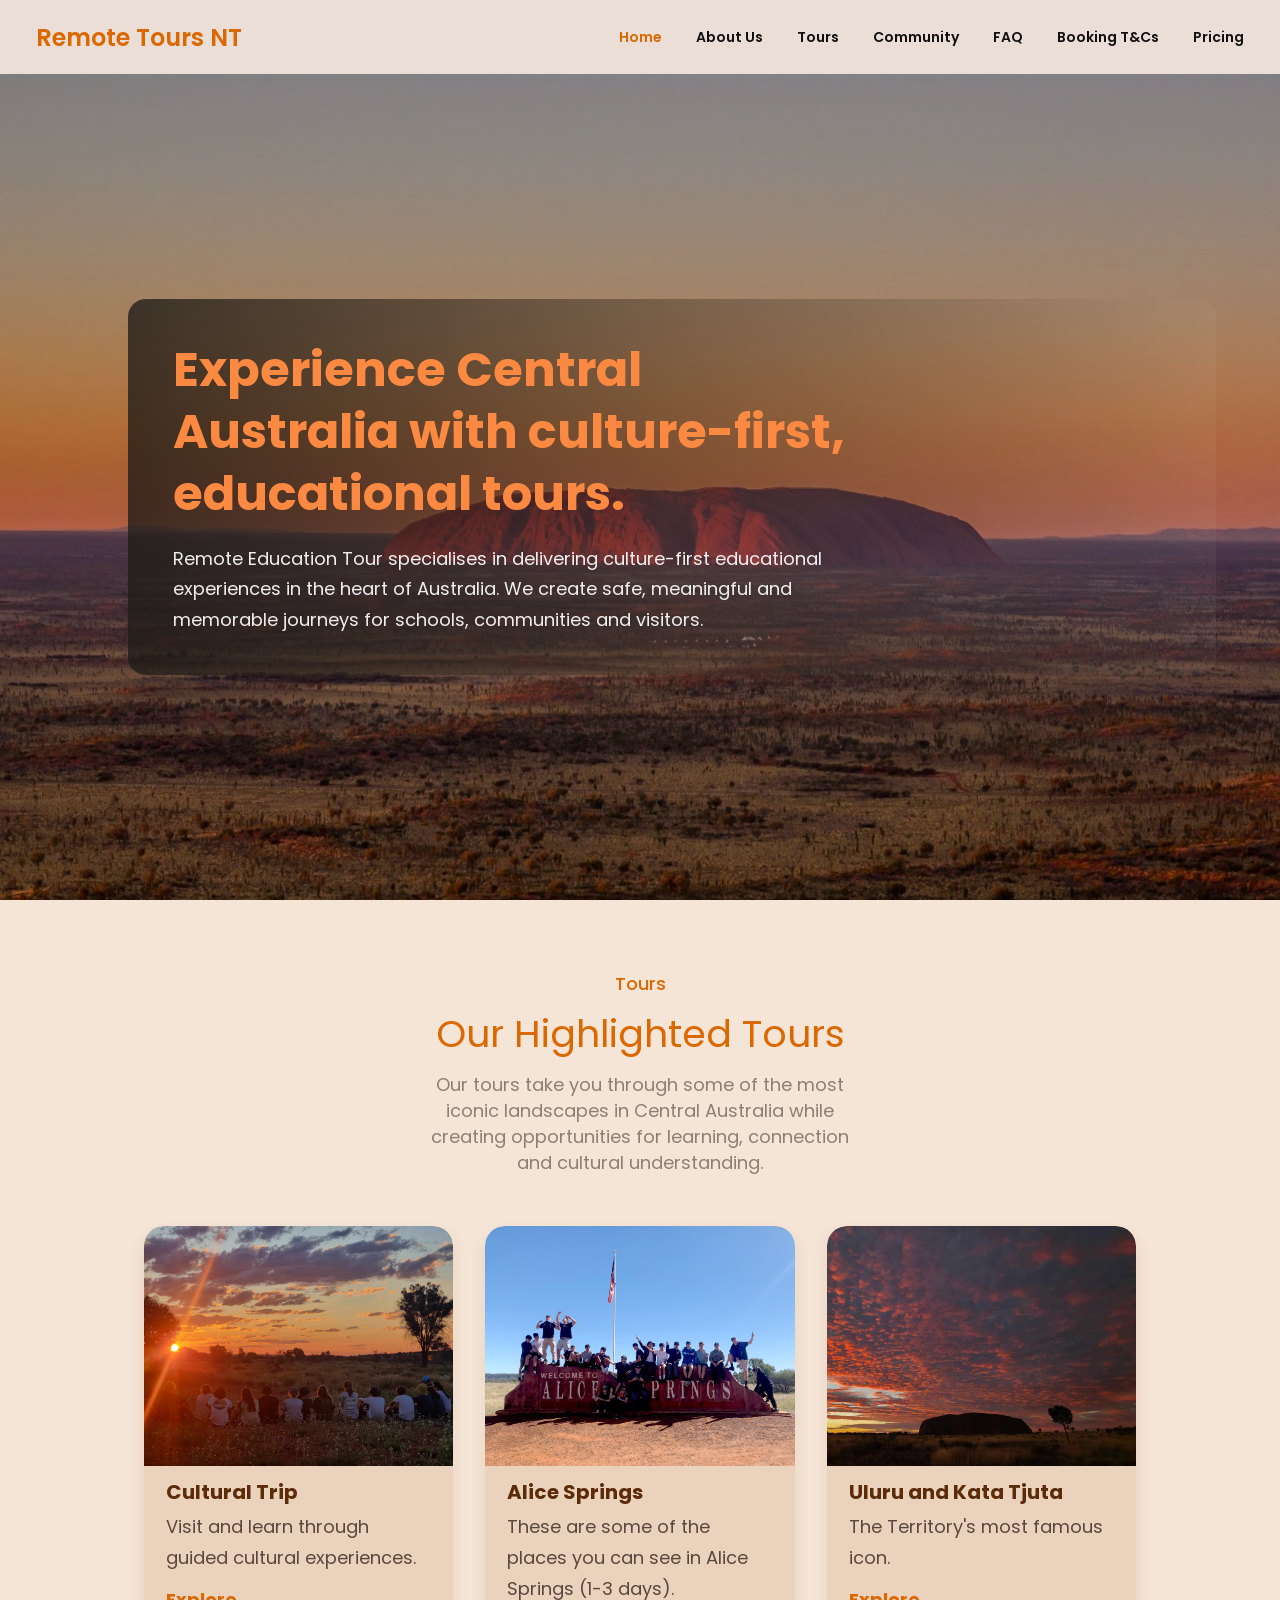
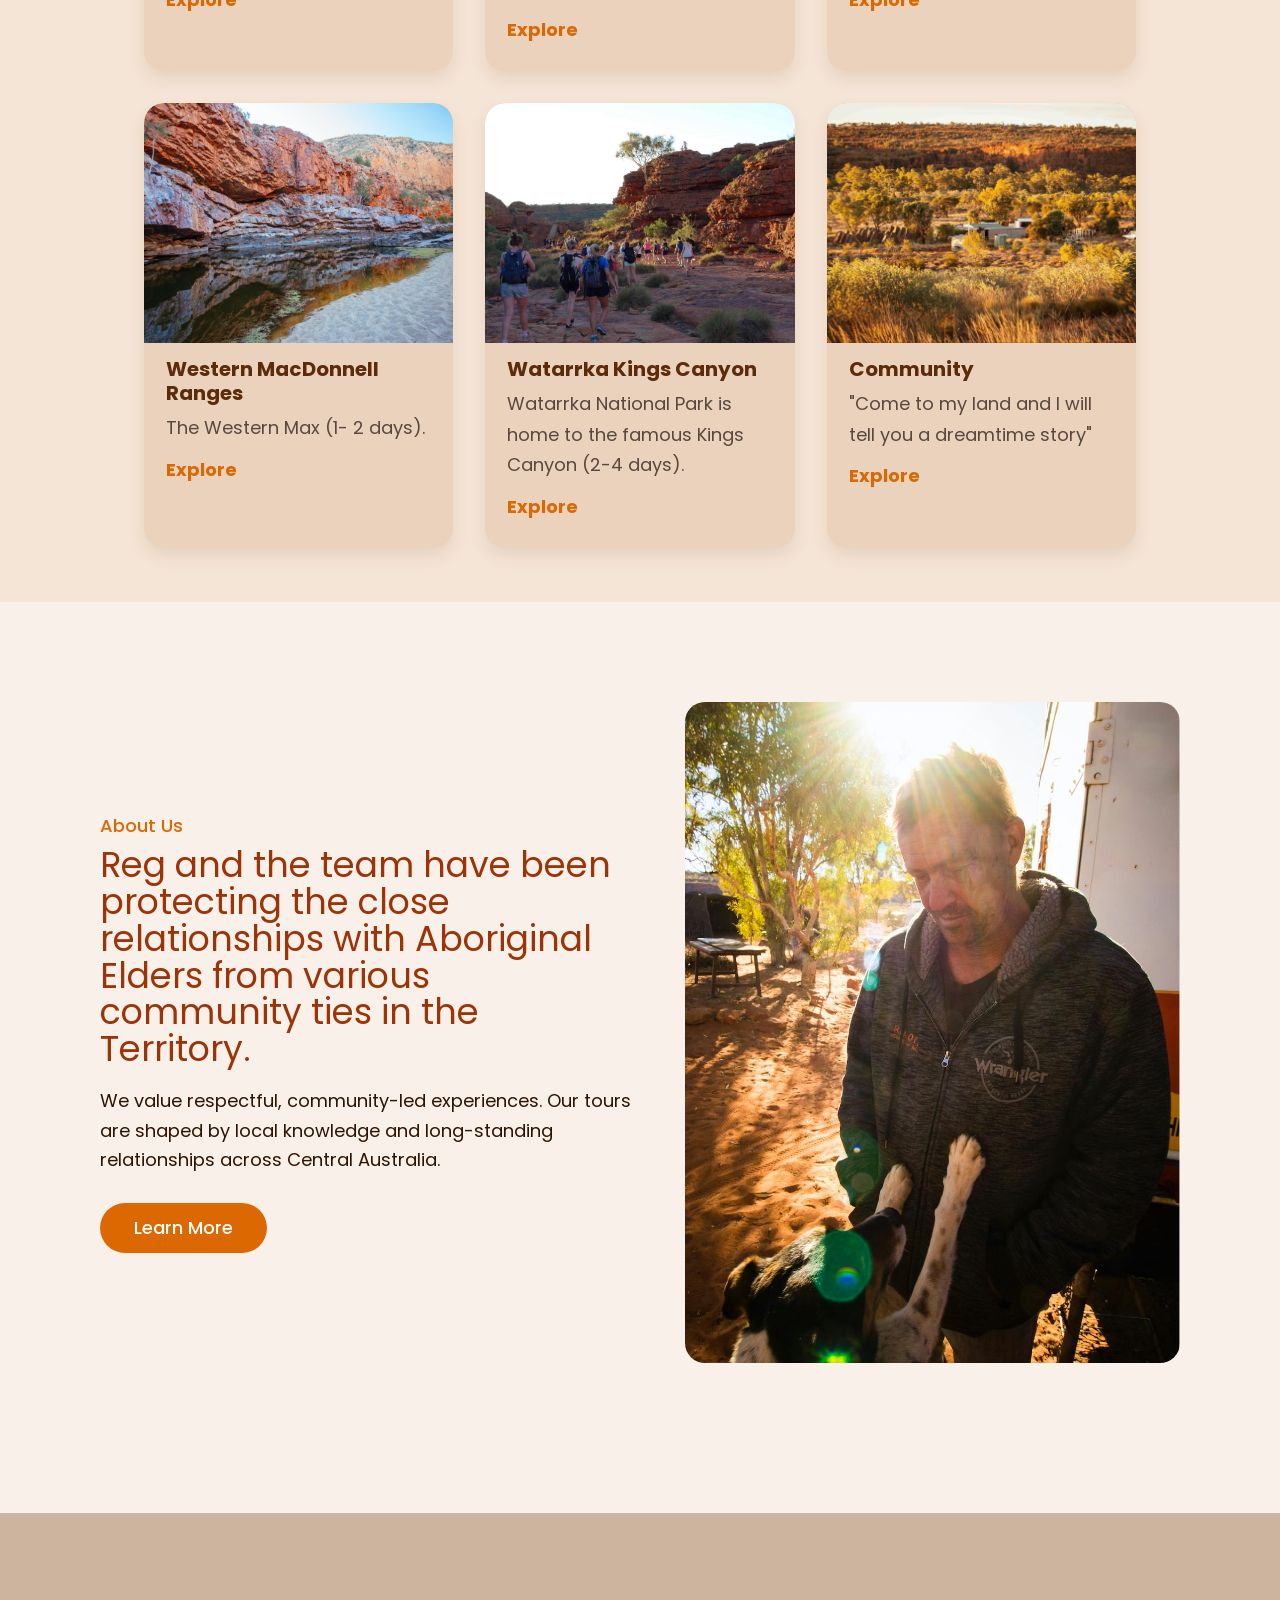
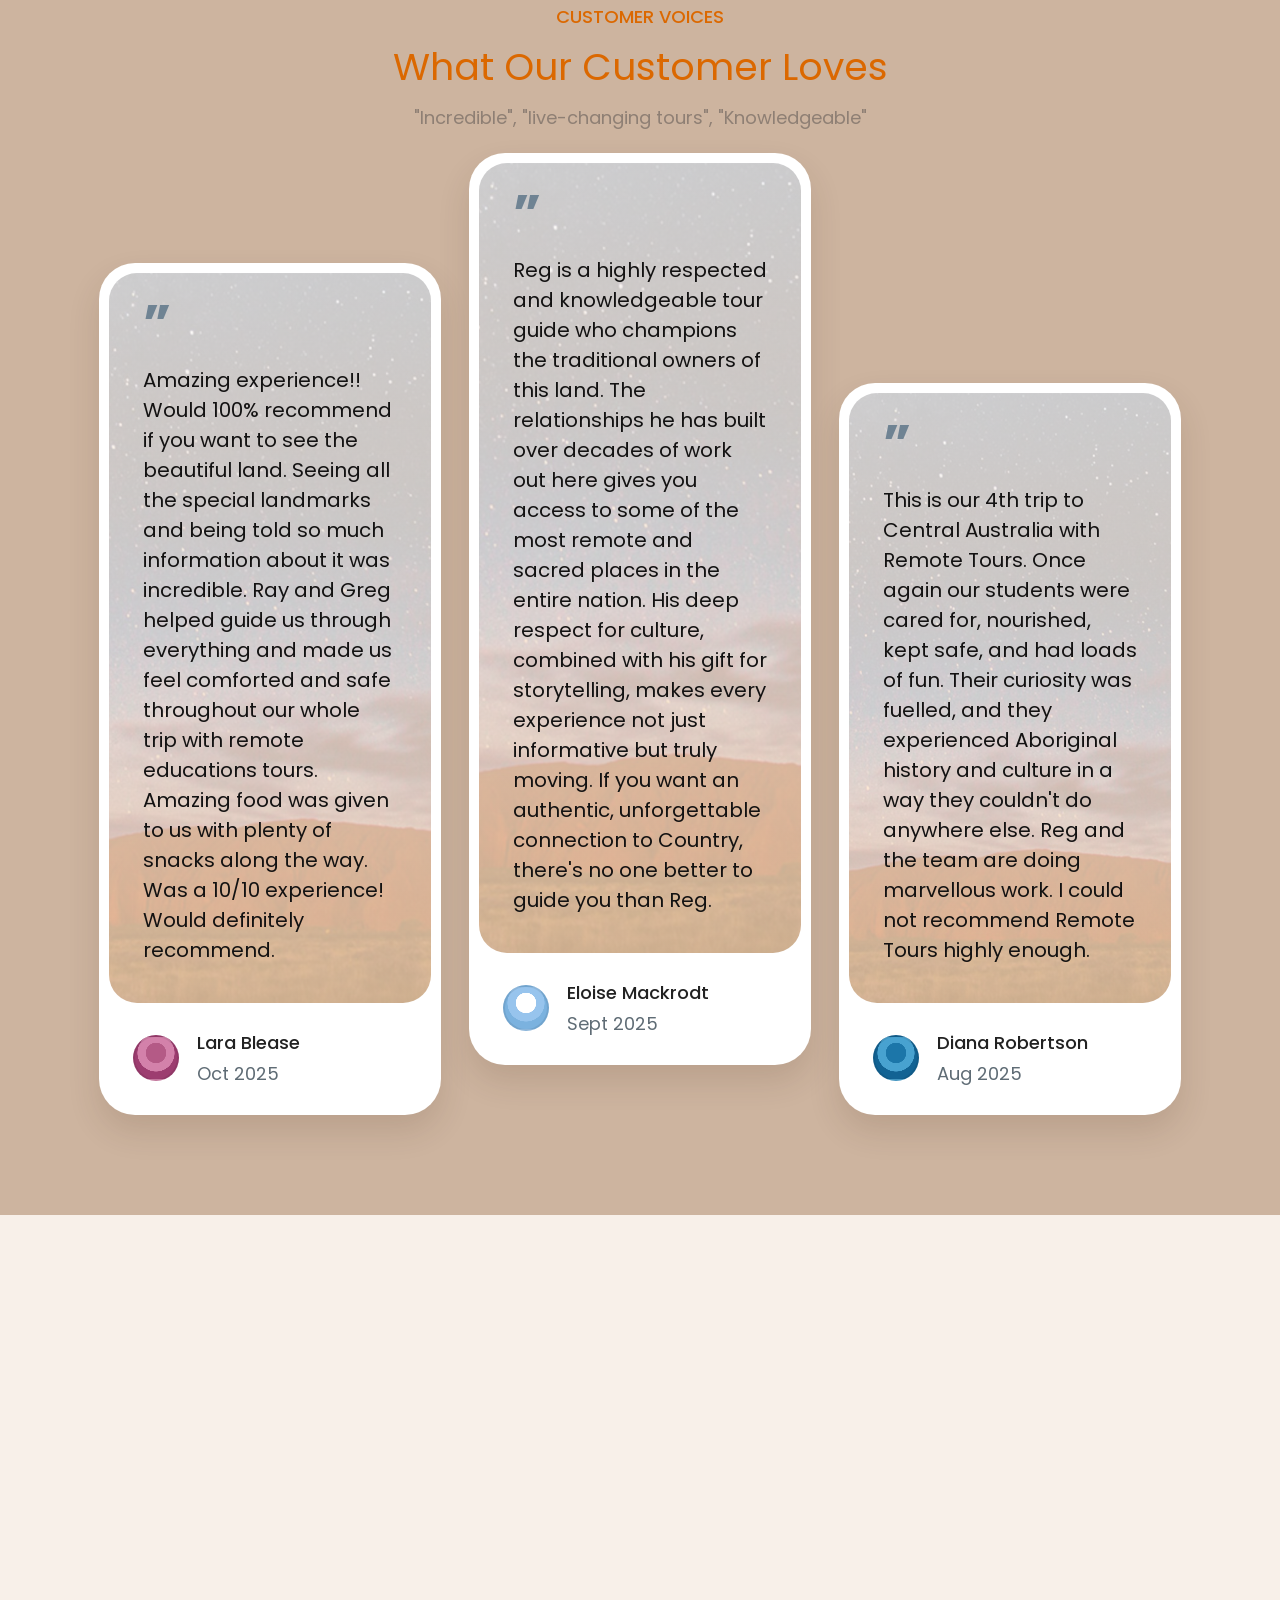
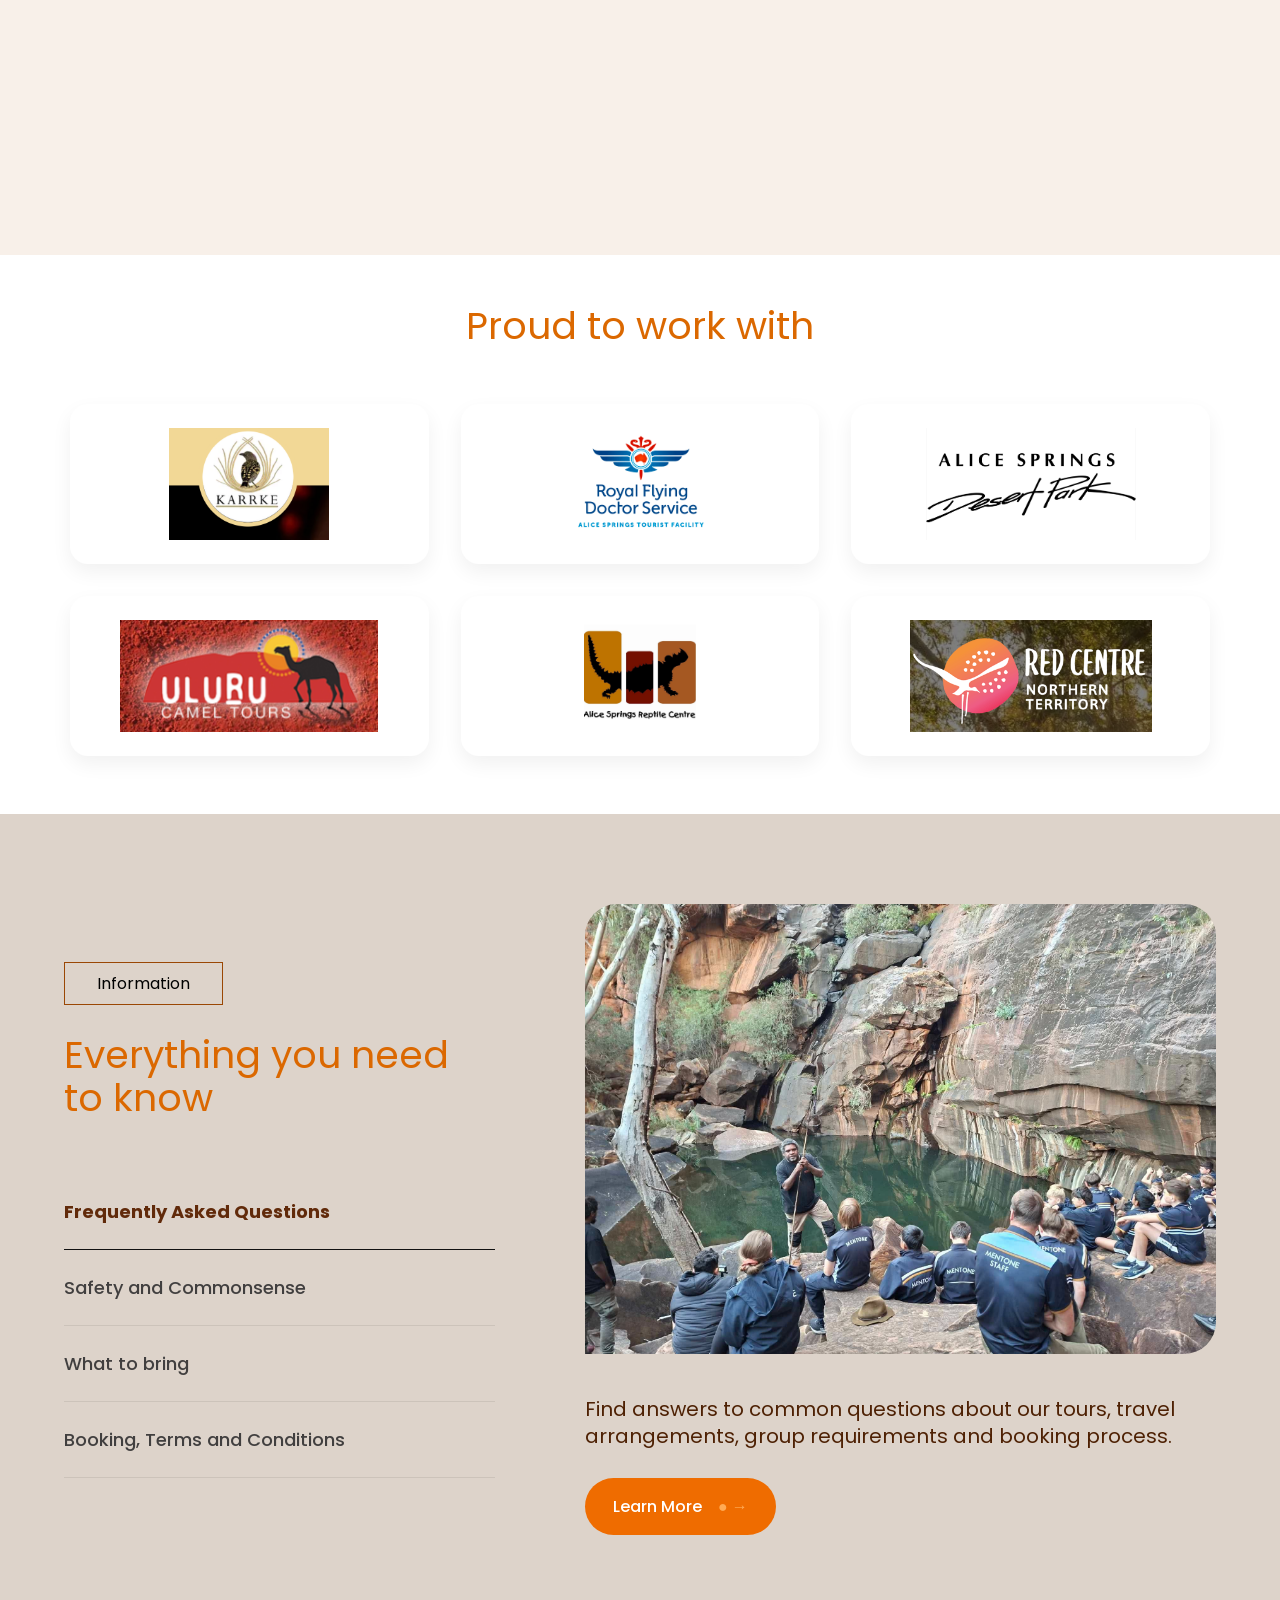
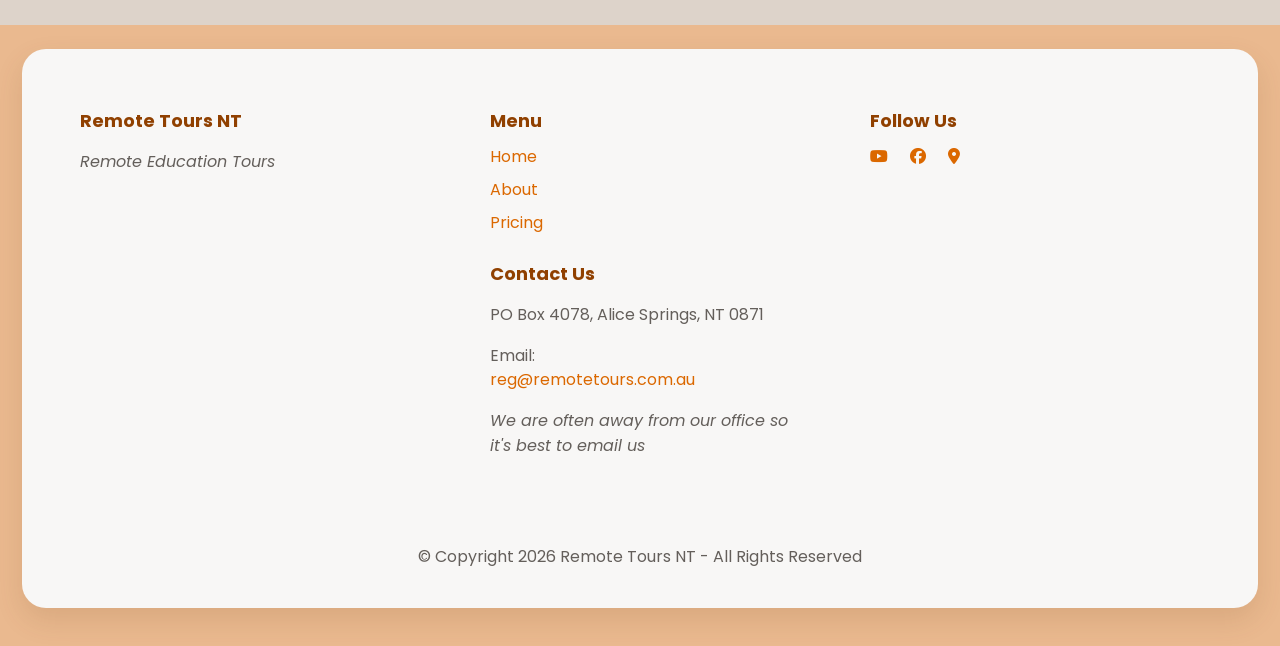
<file: index.html>
<!DOCTYPE html>
<html lang="en">
<head>
  <meta charset="UTF-8" />
  <meta name="viewport" content="width=device-width, initial-scale=1.0" />
  <title>Remote Tours NT | Home</title>
  <meta name="description" content="Remote Tours NT provides culture-first educational tours across Central Australia." />
  <link rel="preconnect" href="https://fonts.googleapis.com">
  <link rel="preconnect" href="https://fonts.gstatic.com" crossorigin>
  <link href="https://fonts.googleapis.com/css2?family=Poppins:wght@300;400;500;600;700;800&display=swap" rel="stylesheet">
  <link rel="stylesheet" href="style.css" />
  <link rel="stylesheet" href="https://cdnjs.cloudflare.com/ajax/libs/font-awesome/6.5.2/css/all.min.css">
</head>

<body>
  <header class="site-header">
    <a class="brand" href="index.html">Remote Tours NT</a>
    <button class="menu-toggle" aria-label="Open navigation">☰</button>
    <nav class="nav-menu" aria-label="Main navigation">
      <a href="index.html" class="active">Home</a>
      <a href="about.html">About Us</a>
      <a href="tours.html">Tours</a>
      <a href="community.html">Community</a>
      <a href="faq.html">FAQ</a>
      <a href="terms.html">Booking T&amp;Cs</a>
      <a href="pricing.html">Pricing</a>
    </nav>
  </header>

  <main>
    <section class="home-hero">
      <div class="hero-panel">
        <h1>Experience Central Australia with culture-first, educational tours.</h1>
        <p>Remote Education Tour specialises in delivering culture-first educational experiences in the heart of Australia. We create safe, meaningful and memorable journeys for schools, communities and visitors.</p>
      </div>
    </section>

    <section class="highlight-section" id="tours">
      <p class="eyebrow">Tours</p>
      <h2>Our Highlighted Tours</h2>
      <p class="section-intro">Our tours take you through some of the most iconic landscapes in Central Australia while creating opportunities for learning, connection and cultural understanding.</p>

      <div class="tour-grid">
        <article class="tour-card">
          <img src="assets/tour-cultural.jpg" alt="Cultural trip landscape">
          <h3>Cultural Trip</h3>
          <p>Visit and learn through guided cultural experiences.</p>
          <a href="tours.html#customised-trips">Explore</a>
        </article>
        <article class="tour-card">
          <img src="assets/tour-alicespring.jpg" alt="Alice Springs trip">
          <h3>Alice Springs</h3>
          <p>These are some of the places you can see in Alice Springs (1-3 days).</p>
          <a href="tours.html#alice-springs">Explore</a>
        </article>
        <article class="tour-card">
          <img src="assets/tour-katatjuta.jpg" alt="Kata Tjuta Tour">
          <h3>Uluru and Kata Tjuta</h3>
          <p>The Territory's most famous icon.</p>
          <a href="tours.html#uluru">Explore</a>
        </article>
        <article class="tour-card">
          <img src="assets/tour-macdonnell.jpg" alt="Western MacDonnell Ranges">
          <h3>Western MacDonnell Ranges</h3>
          <p>The Western Max (1- 2 days).</p>
          <a href="tours.html#west-macdonnell">Explore</a>
        </article>
        <article class="tour-card">
          <img src="assets/tour-kings-canyon.jpg" alt="Watarrka Kings Canyon">
          <h3>Watarrka Kings Canyon</h3>
          <p>Watarrka National Park is home to the famous Kings Canyon (2-4 days).</p>
          <a href="tours.html#kings-canyon">Explore</a>
        </article>
        <article class="tour-card">
          <img src="assets/tour-community.jpg" alt="Community trip">
          <h3>Community</h3>
          <p>"Come to my land and I will tell you a dreamtime story"</p>
          <a href="community.html">Explore</a>
        </article>
      </div>
    </section>

    <section class="about-section" id="about">
      <div class="about-copy">
        <p class="eyebrow">About Us</p>
        <h2>Reg and the team have been protecting the close relationships with Aboriginal Elders from various community ties in the Territory.</h2>
        <p>We value respectful, community-led experiences. Our tours are shaped by local knowledge and long-standing relationships across Central Australia.</p>
        <a class="pill-button" href="about.html">Learn More</a>
      </div>
      <img class="about-image" src="assets/about-local.jpg" alt="Remote Tours NT guide" />
    </section>

    <section class="testimonial-section">
      <p class="eyebrow">CUSTOMER VOICES</p>

      <h2>What Our Customer Loves</h2>

      <p class="testimonial-subtitle">
        "Incredible", "live-changing tours", "Knowledgeable"
      </p>

      <div class="testimonial-row">
        <article class="quote-card">
          <div class="quote-image">
            <p class="quote-mark">”</p>
            <p>
              Amazing experience!! Would 100% recommend if you want to see the beautiful land. 
              Seeing all the special landmarks and being told so much information about it was incredible. 
              Ray and Greg helped guide us through everything and made us feel comforted and safe throughout our whole trip with remote educations tours. 
              Amazing food was given to us with plenty of snacks along the way. Was a 10/10 experience! Would definitely recommend.
            </p>
          </div>

          <div class="reviewer">
            <div class="avatar avatar-pink"></div>
            <div>
              <strong>Lara Blease</strong>
              <span>Oct 2025</span>
            </div>
          </div>
        </article>

        <article class="quote-card feature">
          <div class="quote-image">
            <p class="quote-mark">”</p>
            <p>
              Reg is a highly respected and knowledgeable tour guide who champions the traditional owners of this land. 
              The relationships he has built over decades of work out here gives you access to some of the most remote and sacred places in the entire nation. 
              His deep respect for culture, combined with his gift for storytelling, makes every experience not just informative but truly moving. 
              If you want an authentic, unforgettable connection to Country, there's no one better to guide you than Reg.
            </p>
          </div>

          <div class="reviewer">
            <div class="avatar avatar-blue-light"></div>
            <div>
              <strong>Eloise Mackrodt</strong>
              <span>Sept 2025</span>
            </div>
          </div>
        </article>

        <article class="quote-card">
          <div class="quote-image">
            <p class="quote-mark">”</p>
            <p>
              This is our 4th trip to Central Australia with Remote Tours. 
              Once again our students were cared for, nourished, kept safe, and had loads of fun. 
              Their curiosity was fuelled, and they experienced Aboriginal history and culture in a way they couldn't do anywhere else. 
              Reg and the team are doing marvellous work. I could not recommend Remote Tours highly enough.
            </p>
          </div>

          <div class="reviewer">
            <div class="avatar avatar-blue"></div>
            <div>
              <strong>Diana Robertson</strong>
              <span>Aug 2025</span>
            </div>
          </div>
        </article>
      </div>
    </section>

    <section class="wide-image" aria-label="Central Australia landscape"></section>

    <section class="partners-section">

      <h2>Proud to work with</h2>

      <div class="partners-grid">

        <a href="https://partner1.com" target="_blank" class="partner-card">
          <img src="assets/partner-1.png" alt="Partner 1">
        </a>

        <a href="https://partner2.com" target="_blank" class="partner-card">
          <img src="assets/partner-2.png" alt="Partner 2">
        </a>

        <a href="https://partner3.com" target="_blank" class="partner-card">
          <img src="assets/partner-3.png" alt="Partner 3">
        </a>

        <a href="https://partner4.com" target="_blank" class="partner-card">
          <img src="assets/partner-4.png" alt="Partner 4">
        </a>

        <a href="https://partner5.com" target="_blank" class="partner-card">
          <img src="assets/partner-5.png" alt="Partner 5">
        </a>

        <a href="https://partner6.com" target="_blank" class="partner-card">
          <img src="assets/partner-6.png" alt="Partner 6">
        </a>

      </div>

    </section>

    <section class="info-section" id="faq">
      <div class="info-tabs">
        <span class="info-label">Information</span>

        <h2>Everything you need to know</h2>

        <button class="info-tab active" data-title="Frequently Asked Questions">
          Frequently Asked Questions
        </button>

        <button class="info-tab" data-title="Safety and Commonsense">
          Safety and Commonsense
        </button>

        <button class="info-tab" data-title="What to bring">
          What to bring
        </button>

        <button class="info-tab" data-title="Booking, Terms and Conditions">
          Booking, Terms and Conditions
        </button>
      </div>

      <div class="info-display">
        <img
          id="infoImage"
          src="assets/info-faq.jpg"
          alt="Frequently Asked Questions"
        />

        <p id="infoText">
          Find answers to common questions about our tours, travel arrangements,
          group requirements and booking process.
        </p>

        <a id="infoLink" class="learn-button" href="#">
          Learn More <span>● →</span>
        </a>
      </div>
    </section>


  <footer class="footer-section">
    <div class="footer-card">
      <div class="footer-grid">
        <div><h3>Remote Tours NT</h3><p class="italic">Remote Education Tours</p></div>
        <div>
          <h3>Menu</h3>
          <a href="index.html">Home</a>
          <a href="about.html">About</a>
          <a href="pricing.html">Pricing</a>
          <h3 class="footer-subheading">Contact Us</h3>
          <p>PO Box 4078, Alice Springs, NT 0871</p>
          <p>Email: <a href="mailto:reg@remotetours.com.au">reg@remotetours.com.au</a></p>
          <p class="italic">We are often away from our office so it's best to email us</p>
        </div>
        <div>
          <h3>Follow Us</h3>
          <div class="socials">
            <span><a href="https://youtube.com/@remotetours4me" target="_blank" rel="noopener noreferrer"><i class="fa-brands fa-youtube"></i></a></span>
            <span><a href="https://facebook.com/RemoteToursNT" target="_blank" rel="noopener noreferrer"><i class="fa-brands fa-facebook"></i></a></span>
            <span><a href="https://maps.app.goo.gl/tqcFrfmba2TXQzQ38" target="_blank" rel="noopener noreferrer"><i class="fa-solid fa-location-dot"></i></a></span>
          </div>
        </div>
      </div>
      <p class="copyright">© Copyright 2026 Remote Tours NT - All Rights Reserved</p>
    </div>
  </footer>

  <script>
    const infoData = {
      "Frequently Asked Questions": {
        image: "assets/info-faq.jpg",
        text: "Find answers to common questions about our tours, travel arrangements, group requirements and booking process.",
        link: "faq.html"
      },
      "Safety and Commonsense": {
        image: "assets/info-safety.jpg",
        text: "Our Risk Assessments and Safety Policy addresses the known issues most likely to be encountered on your trip.",
        link: "faq.html#commonsense"
      },
      "What to bring": {
        image: "assets/info-what-to-bring.jpg",
        text: "Prior to your trip, we will send you a pre-departure pack with information about what to bring.",
        link: "#what-to-bring"
      },
      "Booking, Terms and Conditions": {
        image: "assets/info-booking.jpg",
        text: "Our following terms and conditions aim to be fair to you as a visitor, Remote Education Tours as your host, and any of the people who agree to work with Remote Education Tours as part of your visit.",
        link: "#terms"
      }
    };

    const tabs = document.querySelectorAll(".info-tab");
    const image = document.getElementById("infoImage");
    const text = document.getElementById("infoText");
    const link = document.getElementById("infoLink");

    tabs.forEach((tab) => {
      tab.addEventListener("click", () => {
        tabs.forEach((item) => item.classList.remove("active"));
        tab.classList.add("active");

        const selected = infoData[tab.dataset.title];

        image.src = selected.image;
        image.alt = tab.dataset.title;
        text.textContent = selected.text;
        link.href = selected.link;
      });
    });
    const toggle = document.querySelector('.menu-toggle');
    const nav = document.querySelector('.nav-menu');
    toggle.addEventListener('click', () => nav.classList.toggle('open'));
  </script>
</body>
</html>
</file>
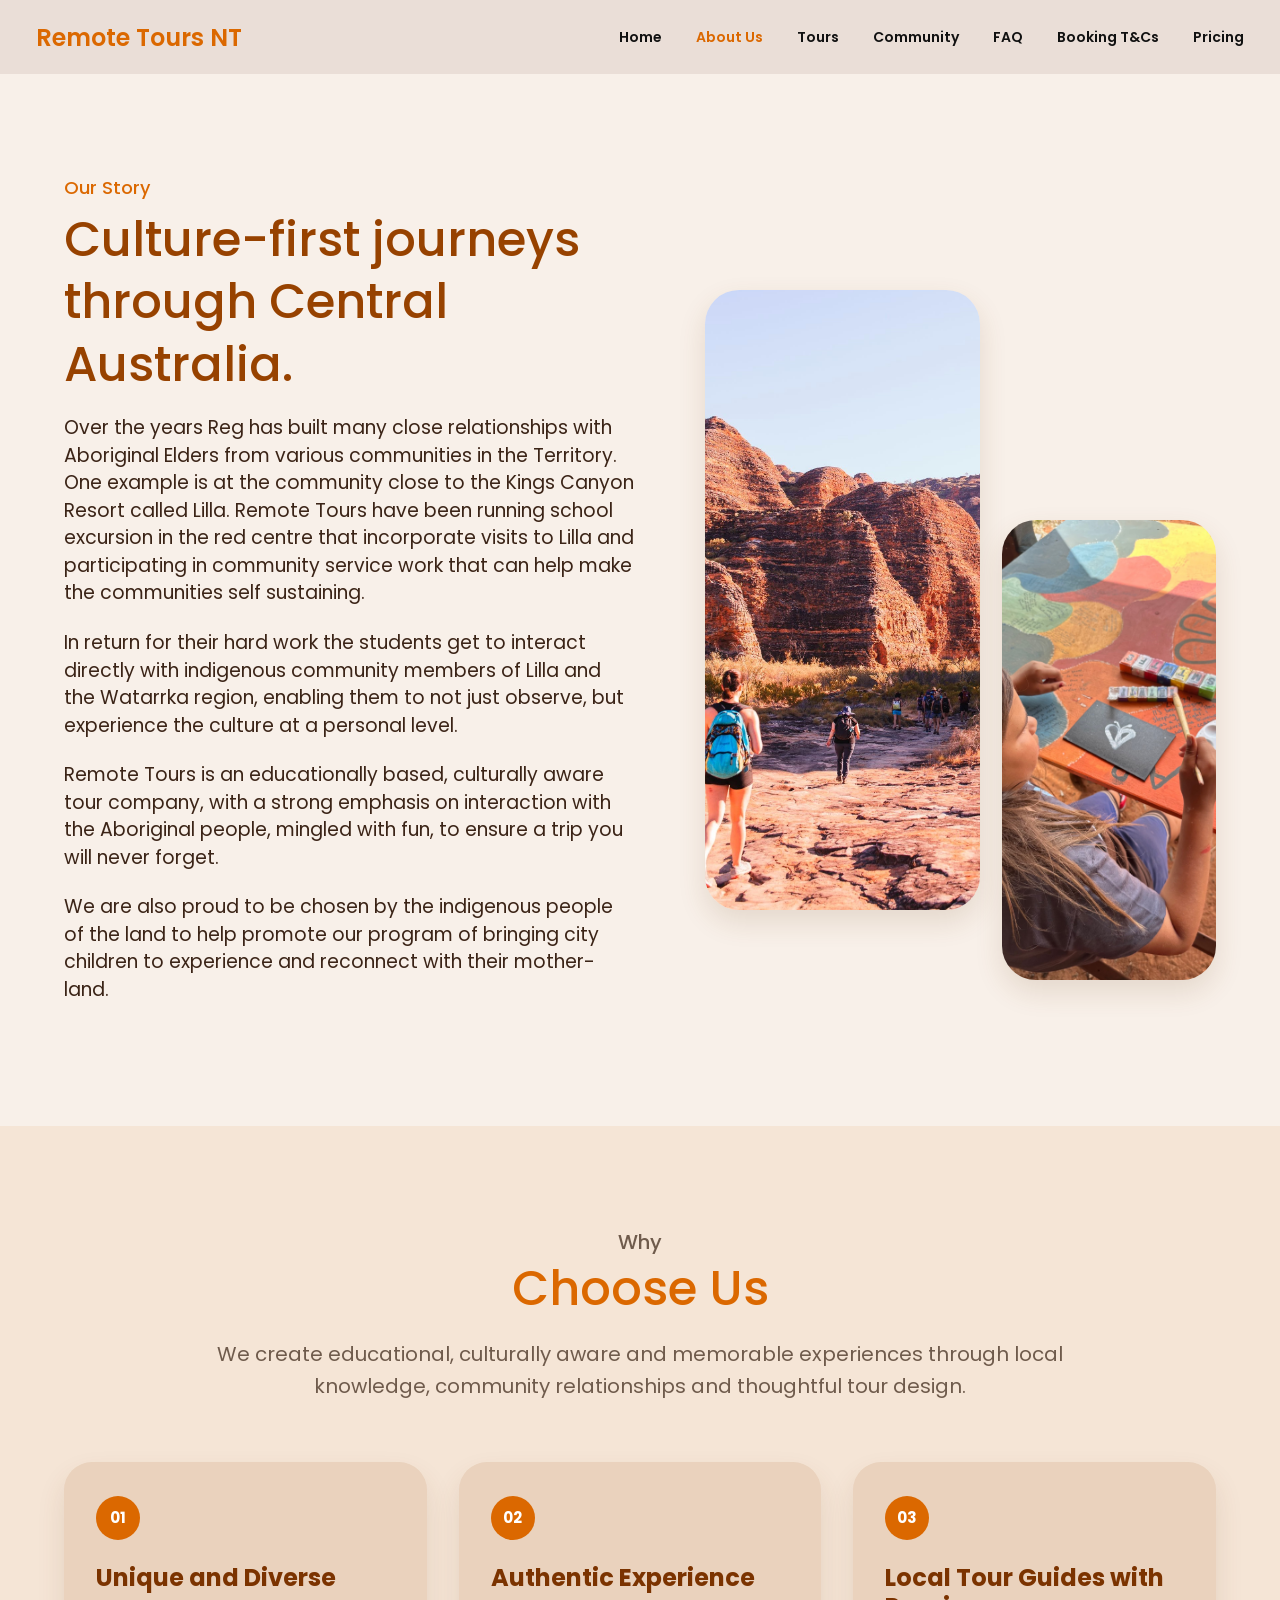
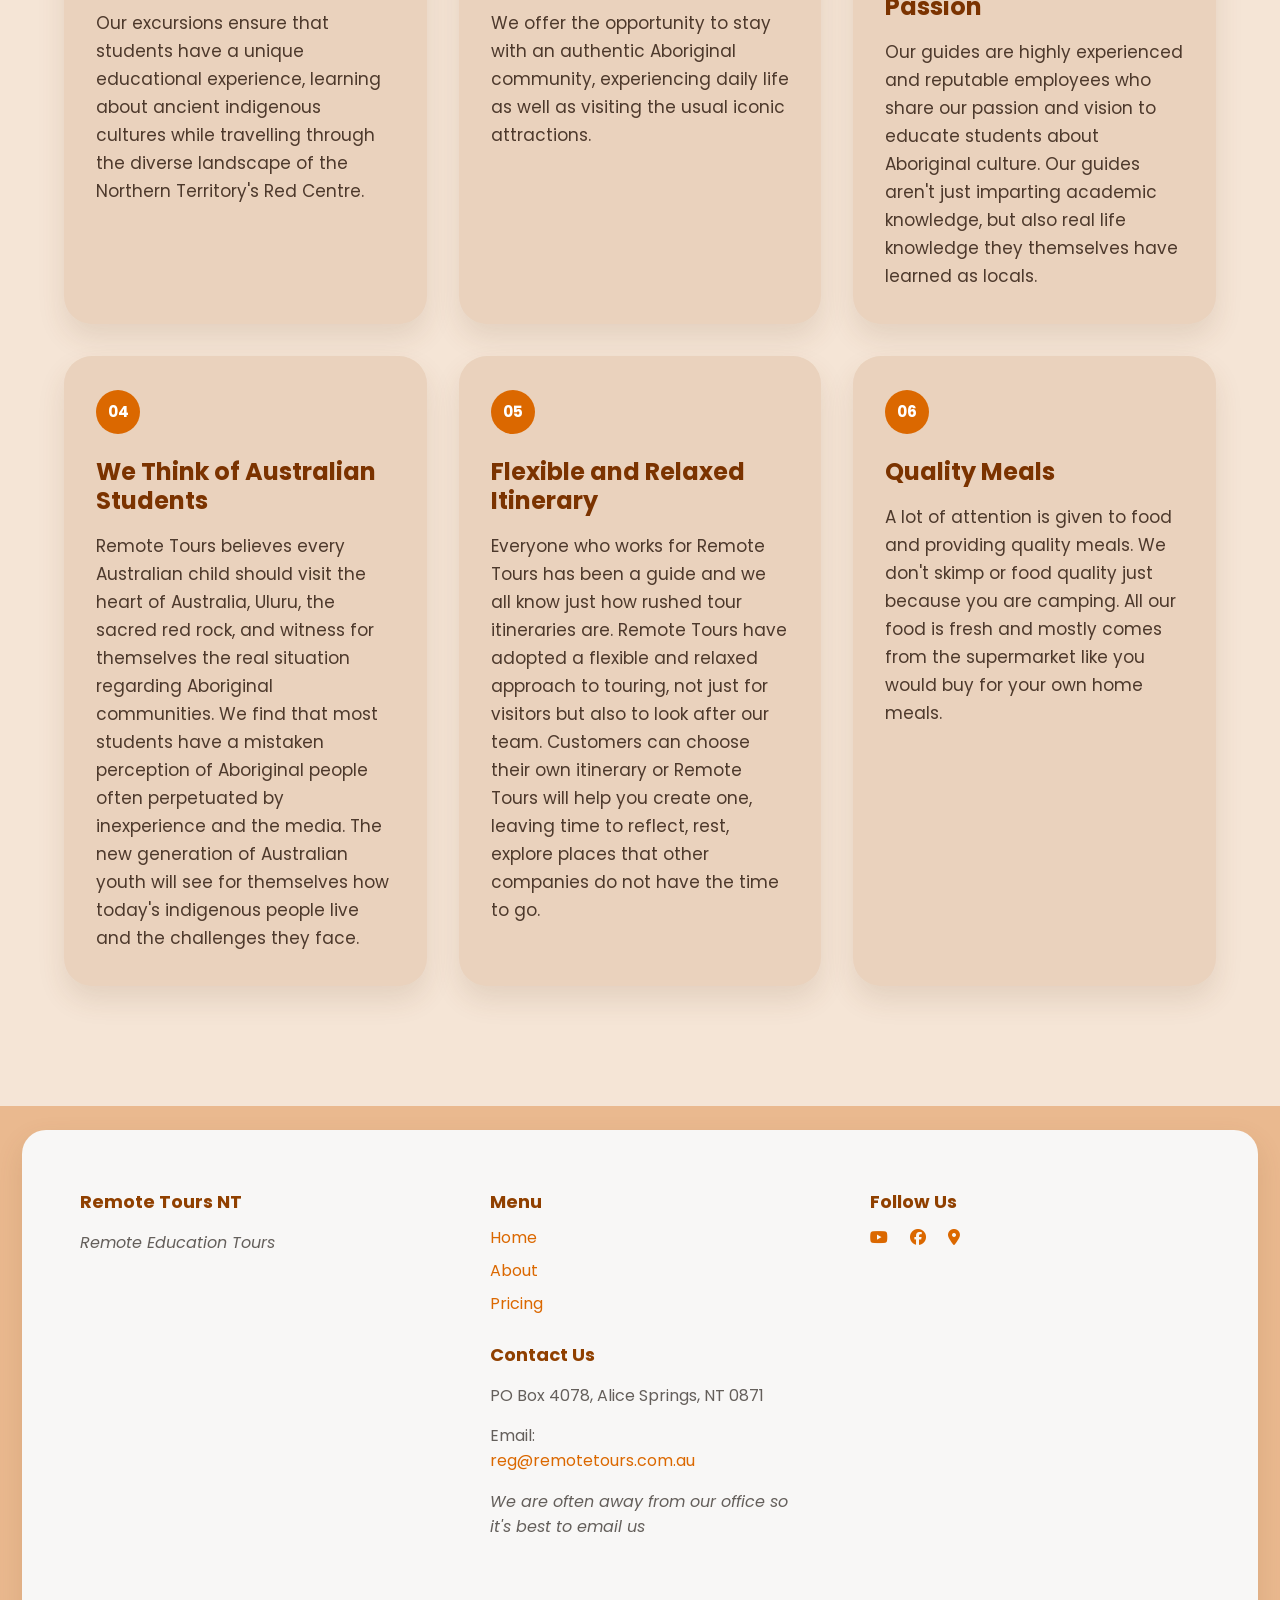
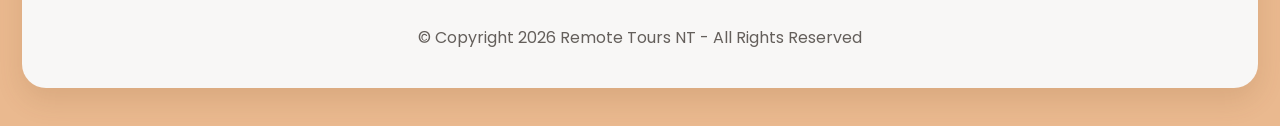
<file: about.html>
<!DOCTYPE html>
<html lang="en">
<head>
  <meta charset="UTF-8" />
  <meta name="viewport" content="width=device-width, initial-scale=1.0" />
  <title>About Us | Remote Tours NT</title>
  <meta name="description" content="Learn about Remote Tours NT and our culture-first educational tours across Central Australia." />
  <link rel="preconnect" href="https://fonts.googleapis.com">
  <link rel="preconnect" href="https://fonts.gstatic.com" crossorigin>
  <link href="https://fonts.googleapis.com/css2?family=Poppins:wght@300;400;500;600;700;800&display=swap" rel="stylesheet">
  <link rel="stylesheet" href="style.css" />
  <link rel="stylesheet" href="https://cdnjs.cloudflare.com/ajax/libs/font-awesome/6.5.2/css/all.min.css">
</head>

<body>
  <header class="site-header">
    <a class="brand" href="index.html">Remote Tours NT</a>
    <button class="menu-toggle" aria-label="Open navigation">☰</button>
    <nav class="nav-menu" aria-label="Main navigation">
      <a href="index.html">Home</a>
      <a href="about.html" class="active">About Us</a>
      <a href="tours.html">Tours</a>
      <a href="community.html">Community</a>
      <a href="faq.html">FAQ</a>
      <a href="terms.html">Booking T&amp;Cs</a>
      <a href="pricing.html">Pricing</a>
    </nav>
  </header>

  <main>
    <section class="about-page-hero">
      <div class="about-story">
        <p class="eyebrow">Our Story</p>
        <h1>Culture-first journeys through Central Australia.</h1>

        <p>Over the years Reg has built many close relationships with Aboriginal Elders from various communities in the Territory. One example is at the community close to the Kings Canyon Resort called Lilla. Remote Tours have been running school excursion in the red centre that incorporate visits to Lilla and participating in community service work that can help make the communities self sustaining.</p>

        <p>In return for their hard work the students get to interact directly with indigenous community members of Lilla and the Watarrka region, enabling them to not just observe, but experience the culture at a personal level.</p>

        <p>Remote Tours is an educationally based, culturally aware tour company, with a strong emphasis on interaction with the Aboriginal people, mingled with fun, to ensure a trip you will never forget.</p>

        <p>We are also proud to be chosen by the indigenous people of the land to help promote our program of bringing city children to experience and reconnect with their mother-land.</p>
      </div>

      <div class="about-hero-images">
        <img src="assets/about-story-1.jpg" alt="Central Australia walking tour">
        <img src="assets/about-story-2.jpg" alt="Remote Tours NT landscape">
      </div>
    </section>

    <section class="why-section">
      <div class="why-heading">
        <p class="eyebrow">Why</p>
        <h2>Choose Us</h2>
        <p>We create educational, culturally aware and memorable experiences through local knowledge, community relationships and thoughtful tour design.</p>
      </div>

      <div class="why-grid">
        <article class="why-card">
          <span>01</span>
          <h3>Unique and Diverse</h3>
          <p>Our excursions ensure that students have a unique educational experience, learning about ancient indigenous cultures while travelling through the diverse landscape of the Northern Territory's Red Centre.</p>
        </article>

        <article class="why-card">
          <span>02</span>
          <h3>Authentic Experience</h3>
          <p>We offer the opportunity to stay with an authentic Aboriginal community, experiencing daily life as well as visiting the usual iconic attractions.</p>
        </article>

        <article class="why-card">
          <span>03</span>
          <h3>Local Tour Guides with Passion</h3>
          <p>Our guides are highly experienced and reputable employees who share our passion and vision to educate students about Aboriginal culture. Our guides aren't just imparting academic knowledge, but also real life knowledge they themselves have learned as locals.</p>
        </article>

        <article class="why-card">
          <span>04</span>
          <h3>We Think of Australian Students</h3>
          <p>Remote Tours believes every Australian child should visit the heart of Australia, Uluru, the sacred red rock, and witness for themselves the real situation regarding Aboriginal communities. We find that most students have a mistaken perception of Aboriginal people often perpetuated by inexperience and the media. The new generation of Australian youth will see for themselves how today's indigenous people live and the challenges they face.</p>
        </article>

        <article class="why-card">
          <span>05</span>
          <h3>Flexible and Relaxed Itinerary</h3>
          <p>Everyone who works for Remote Tours has been a guide and we all know just how rushed tour itineraries are. Remote Tours have adopted a flexible and relaxed approach to touring, not just for visitors but also to look after our team. Customers can choose their own itinerary or Remote Tours will help you create one, leaving time to reflect, rest, explore places that other companies do not have the time to go.</p>
        </article>

        <article class="why-card">
          <span>06</span>
          <h3>Quality Meals</h3>
          <p>A lot of attention is given to food and providing quality meals. We don't skimp or food quality just because you are camping. All our food is fresh and mostly comes from the supermarket like you would buy for your own home meals.</p>
        </article>

        <!-- <article class="why-card">
          <span>07</span>
          <h3>Passionate Small Business</h3>
          <p>We are a small owner operated company that is passionate about Central Australia and Indigenous culture.</p>
        </article> -->
      </div>
    </section>
  </main>

  <footer class="footer-section">
    <div class="footer-card">
      <div class="footer-grid">
        <div><h3>Remote Tours NT</h3><p class="italic">Remote Education Tours</p></div>
        <div>
          <h3>Menu</h3>
          <a href="index.html">Home</a>
          <a href="about.html">About</a>
          <a href="pricing.html">Pricing</a>
          <h3 class="footer-subheading">Contact Us</h3>
          <p>PO Box 4078, Alice Springs, NT 0871</p>
          <p>Email: <a href="mailto:reg@remotetours.com.au">reg@remotetours.com.au</a></p>
          <p class="italic">We are often away from our office so it's best to email us</p>
        </div>
        <div>
          <h3>Follow Us</h3>
          <div class="socials">
            <span><a href="https://youtube.com/@remotetours4me" target="_blank" rel="noopener noreferrer"><i class="fa-brands fa-youtube"></i></a></span>
            <span><a href="https://facebook.com/RemoteToursNT" target="_blank" rel="noopener noreferrer"><i class="fa-brands fa-facebook"></i></a></span>
            <span><a href="https://maps.app.goo.gl/tqcFrfmba2TXQzQ38" target="_blank" rel="noopener noreferrer"><i class="fa-solid fa-location-dot"></i></a></span>
          </div>
        </div>
      </div>
      <p class="copyright">© Copyright 2026 Remote Tours NT - All Rights Reserved</p>
    </div>
  </footer>

  <script>
    const toggle = document.querySelector('.menu-toggle');
    const nav = document.querySelector('.nav-menu');
    toggle.addEventListener('click', () => nav.classList.toggle('open'));
  </script>
</body>
</html>
</file>
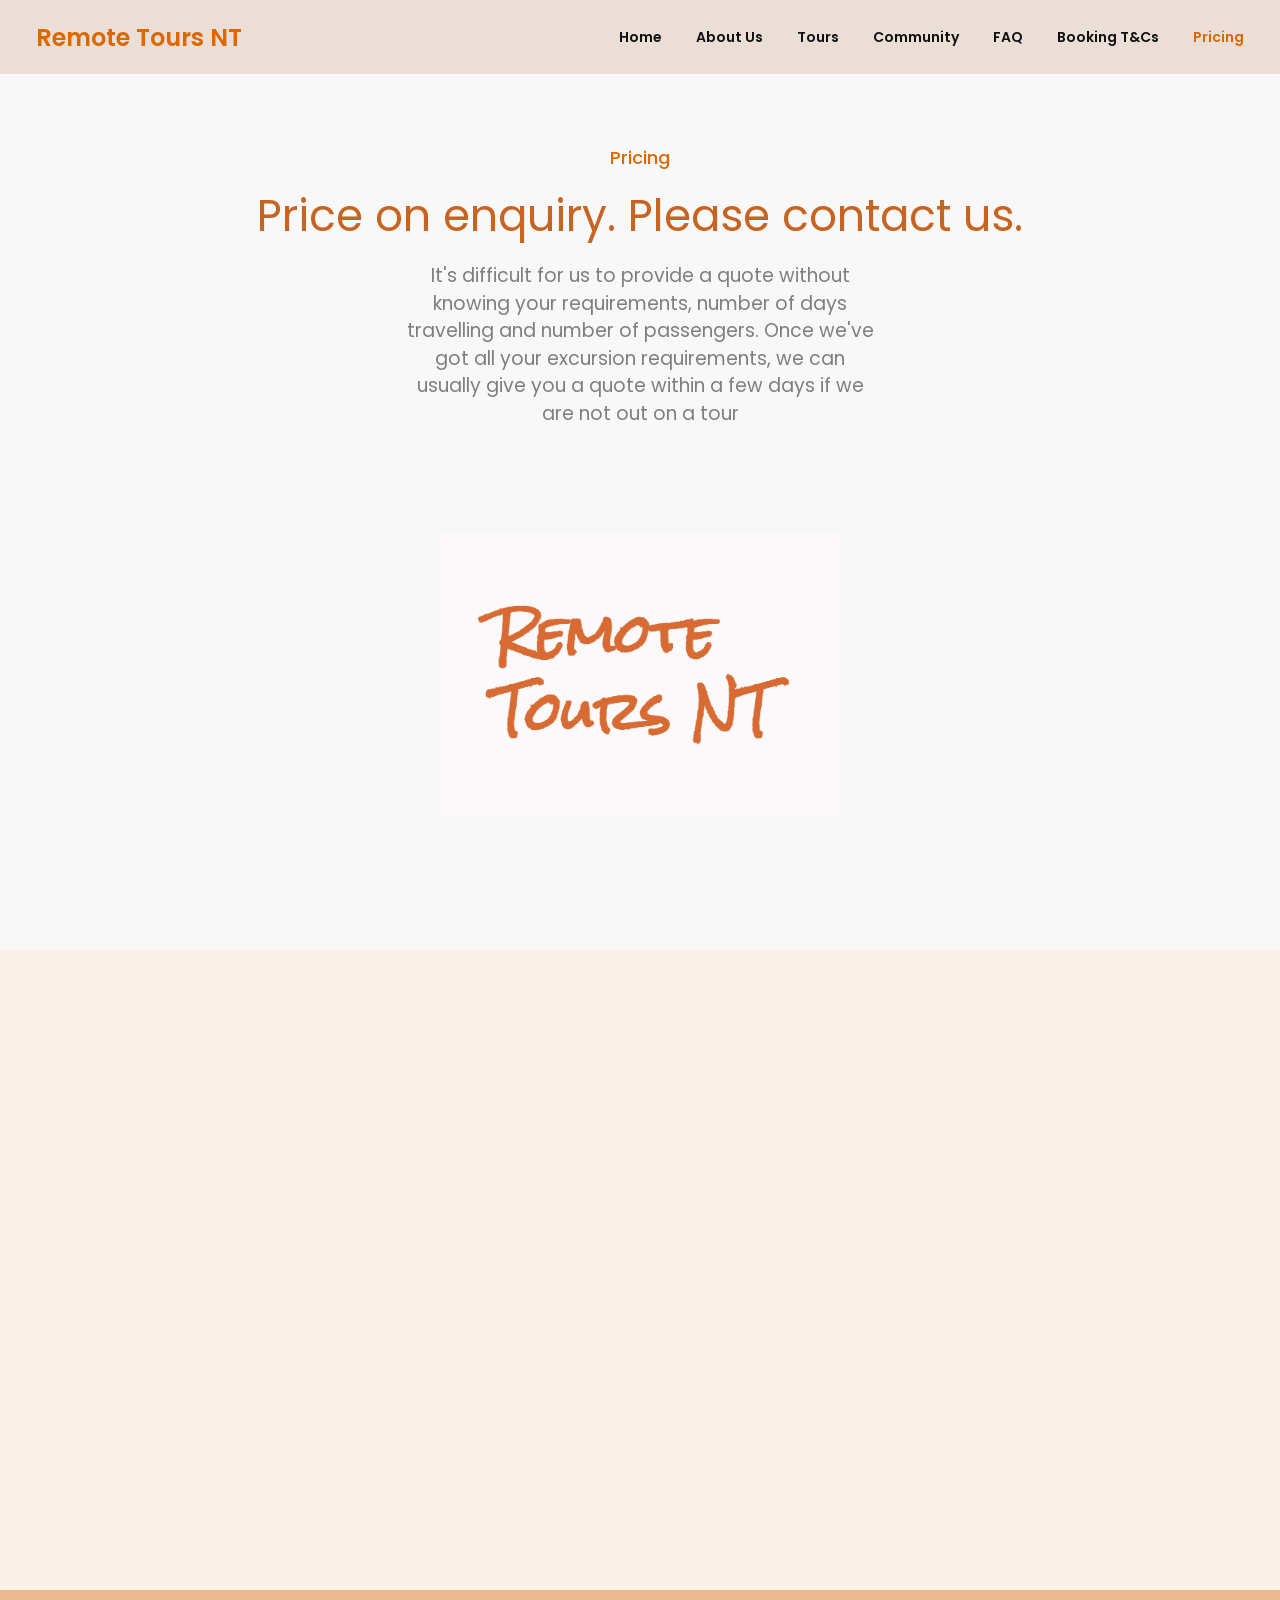
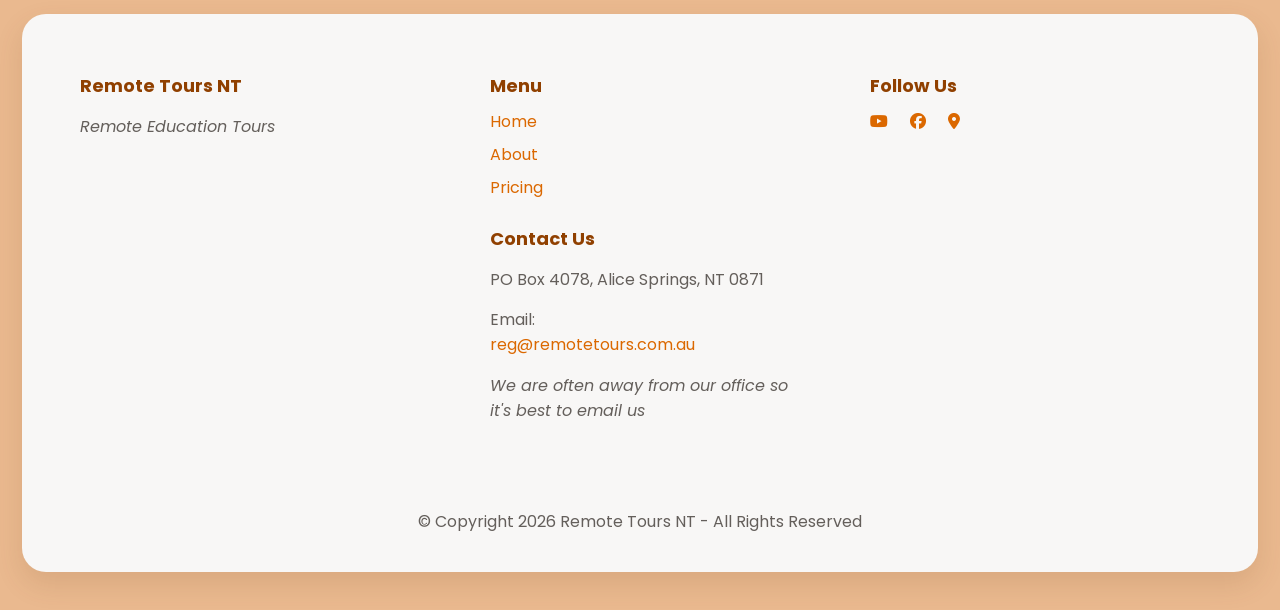
<file: pricing.html>
<!DOCTYPE html>
<html lang="en">
<head>
  <meta charset="UTF-8" />
  <meta name="viewport" content="width=device-width, initial-scale=1.0" />
  <title>Pricing | Remote Tours NT</title>
  <meta name="description" content="Remote Tours NT pricing is available by enquiry." />
  <link rel="preconnect" href="https://fonts.googleapis.com">
  <link rel="preconnect" href="https://fonts.gstatic.com" crossorigin>
  <link href="https://fonts.googleapis.com/css2?family=Poppins:wght@300;400;500;600;700;800&display=swap" rel="stylesheet">
  <link rel="stylesheet" href="style.css" />
  <link rel="stylesheet" href="https://cdnjs.cloudflare.com/ajax/libs/font-awesome/6.5.2/css/all.min.css">
</head>
<body>
  <header class="site-header">
    <a class="brand" href="index.html">Remote Tours NT</a>
    <button class="menu-toggle" aria-label="Open navigation">☰</button>
    <nav class="nav-menu" aria-label="Main navigation">
      <a href="index.html">Home</a>
      <a href="about.html">About Us</a>
      <a href="tours.html">Tours</a>
      <a href="community.html">Community</a>
      <a href="faq.html">FAQ</a>
      <a href="terms.html">Booking T&amp;Cs</a>
      <a href="pricing.html" class="active">Pricing</a>
    </nav>
  </header>

  <main>
    <section class="pricing-hero">
      <p class="eyebrow">Pricing</p>
      <h1>Price on enquiry. Please contact us.</h1>
      <p>It's difficult for us to provide a quote without knowing your requirements, number of days travelling and number of passengers. Once we've got all your excursion requirements, we can usually give you a quote within a few days if we are not out on a tour</p>
      <div class="logo-center"><img src="assets/logo.png" alt="Remote Tours NT logo"></div>
    </section>
    <section class="pricing-landscape"></section>
  </main>

  <footer class="footer-section">
    <div class="footer-card">
      <div class="footer-grid">
        <div><h3>Remote Tours NT</h3><p class="italic">Remote Education Tours</p></div>
        <div>
          <h3>Menu</h3>
          <a href="index.html">Home</a>
          <a href="about.html">About</a>
          <a href="pricing.html">Pricing</a>
          <h3 class="footer-subheading">Contact Us</h3>
          <p>PO Box 4078, Alice Springs, NT 0871</p>
          <p>Email: <a href="mailto:reg@remotetours.com.au">reg@remotetours.com.au</a></p>
          <p class="italic">We are often away from our office so it's best to email us</p>
        </div>
        <div>
          <h3>Follow Us</h3>
          <div class="socials">
            <span><a href="https://youtube.com/@remotetours4me" target="_blank" rel="noopener noreferrer"><i class="fa-brands fa-youtube"></i></a></span>
            <span><a href="https://facebook.com/RemoteToursNT" target="_blank" rel="noopener noreferrer"><i class="fa-brands fa-facebook"></i></a></span>
            <span><a href="https://maps.app.goo.gl/tqcFrfmba2TXQzQ38" target="_blank" rel="noopener noreferrer"><i class="fa-solid fa-location-dot"></i></a></span>
          </div>
        </div>
      </div>
      <p class="copyright">© Copyright 2026 Remote Tours NT - All Rights Reserved</p>
    </div>
  </footer>

  <script>
    const toggle = document.querySelector('.menu-toggle');
    const nav = document.querySelector('.nav-menu');
    toggle.addEventListener('click', () => nav.classList.toggle('open'));
  </script>
</body>
</html>
</file>
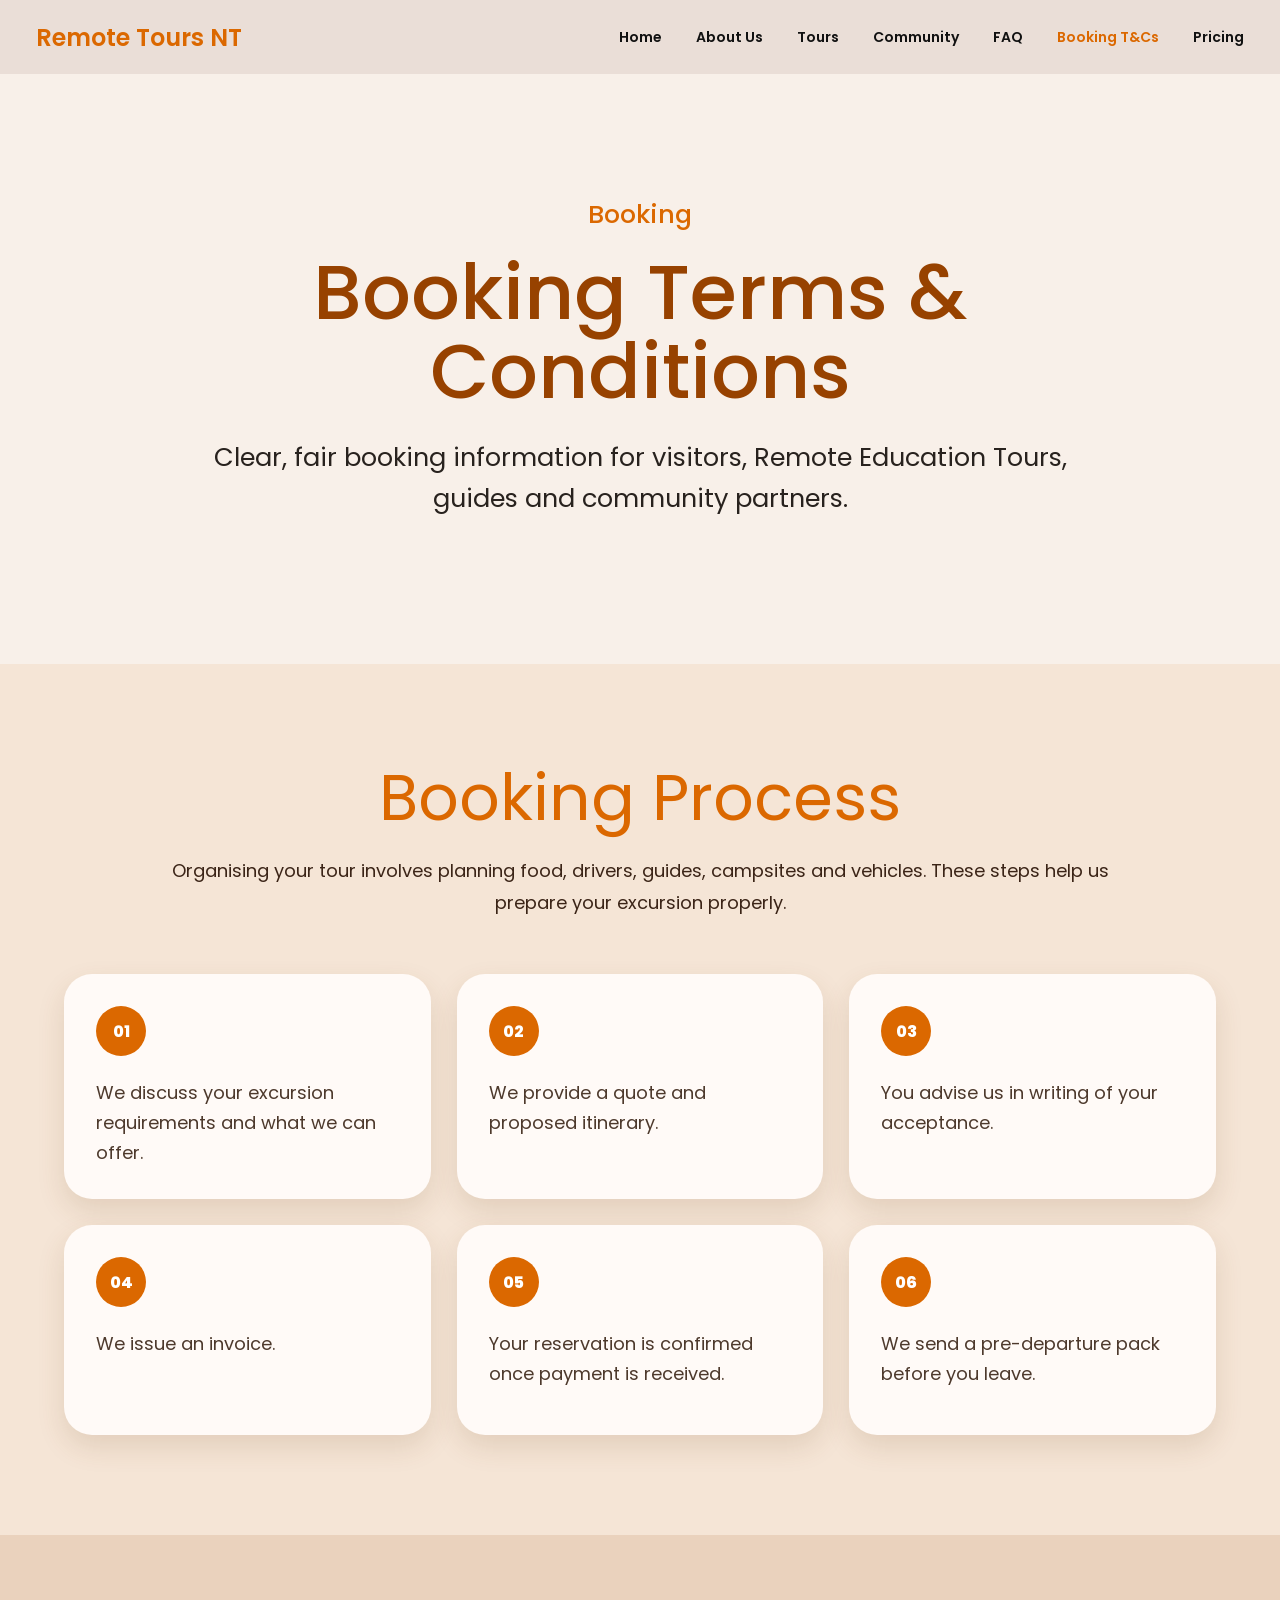
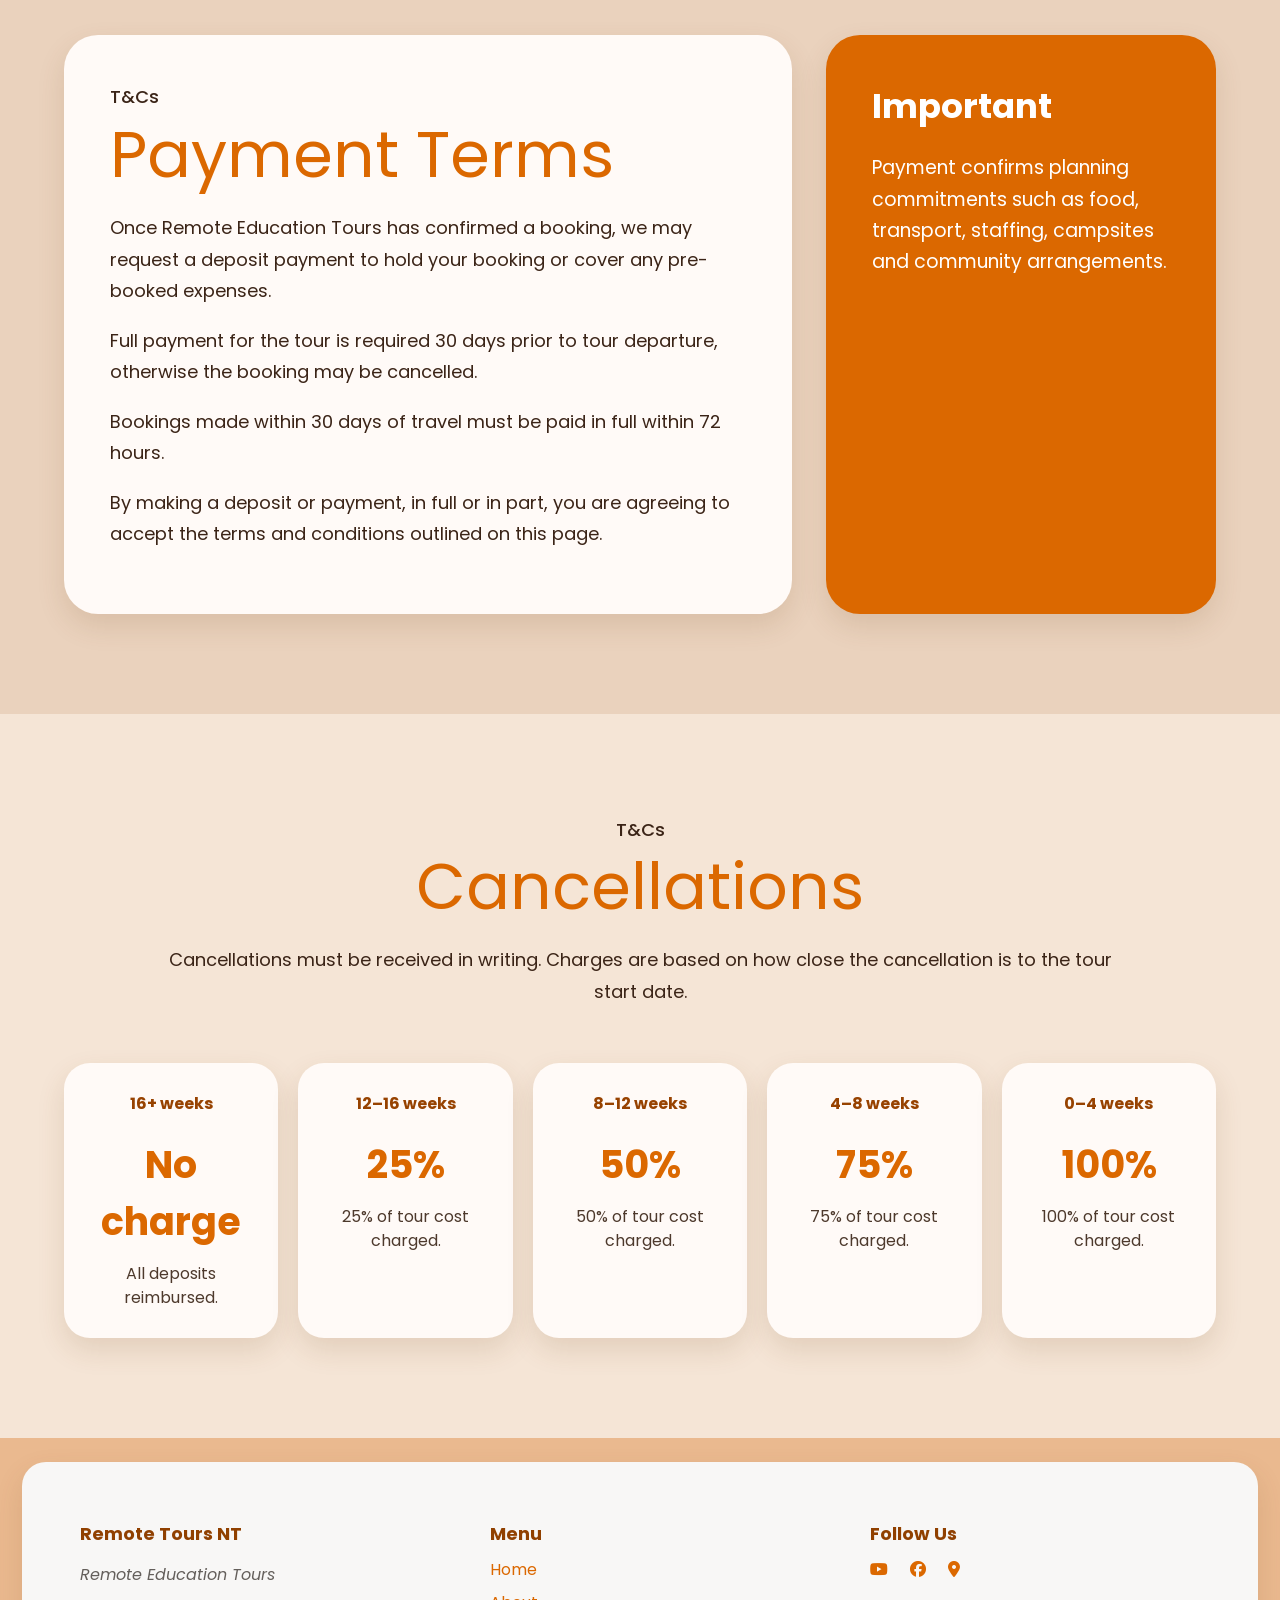
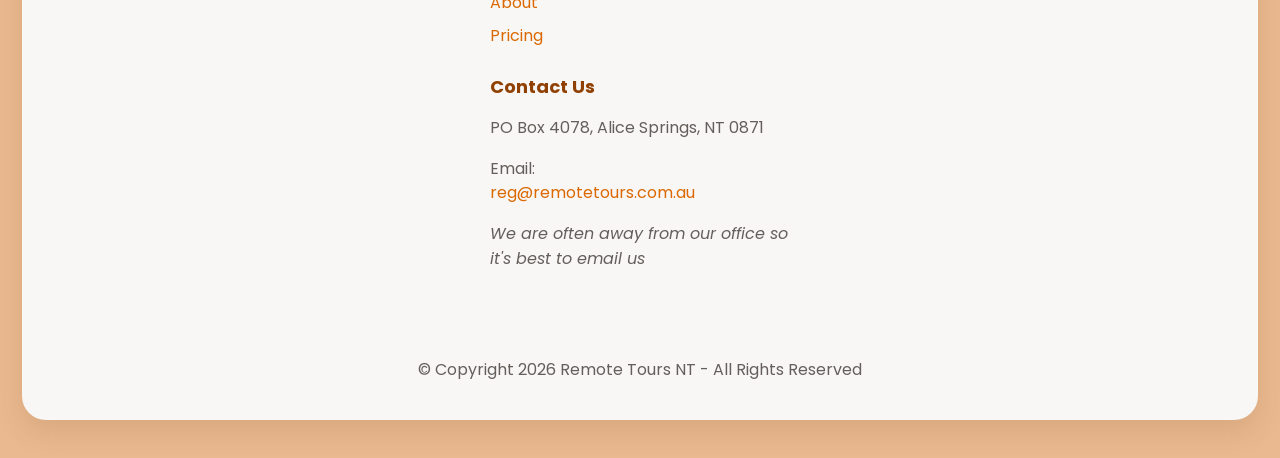
<file: terms.html>
<!DOCTYPE html>
<html lang="en">
<head>
  <meta charset="UTF-8" />
  <meta name="viewport" content="width=device-width, initial-scale=1.0" />
  <title>Booking T&Cs | Remote Tours NT</title>
  <link rel="preconnect" href="https://fonts.googleapis.com">
  <link rel="preconnect" href="https://fonts.gstatic.com" crossorigin>
  <link href="https://fonts.googleapis.com/css2?family=Poppins:wght@300;400;500;600;700;800&display=swap" rel="stylesheet">
  <link rel="stylesheet" href="style.css" />
  <link rel="stylesheet" href="https://cdnjs.cloudflare.com/ajax/libs/font-awesome/6.5.2/css/all.min.css">
</head>

<body>
  <header class="site-header">
    <a class="brand" href="index.html">Remote Tours NT</a>
    <button class="menu-toggle" aria-label="Open navigation">☰</button>
    <nav class="nav-menu">
      <a href="index.html">Home</a>
      <a href="about.html">About Us</a>
      <a href="tours.html">Tours</a>
      <a href="community.html">Community</a>
      <a href="faq.html">FAQ</a>
      <a href="terms.html" class="active">Booking T&amp;Cs</a>
      <a href="pricing.html">Pricing</a>
    </nav>
  </header>

  <main>
    <section class="terms-hero">
      <p class="eyebrow">Booking</p>
      <h1>Booking Terms &amp; Conditions</h1>
      <p>Clear, fair booking information for visitors, Remote Education Tours, guides and community partners.</p>
    </section>

    <section class="booking-process">
      <div class="process-heading">
        <h2>Booking Process</h2>
        <p>Organising your tour involves planning food, drivers, guides, campsites and vehicles. These steps help us prepare your excursion properly.</p>
      </div>

      <div class="process-steps">
        <article><span>01</span><p>We discuss your excursion requirements and what we can offer.</p></article>
        <article><span>02</span><p>We provide a quote and proposed itinerary.</p></article>
        <article><span>03</span><p>You advise us in writing of your acceptance.</p></article>
        <article><span>04</span><p>We issue an invoice.</p></article>
        <article><span>05</span><p>Your reservation is confirmed once payment is received.</p></article>
        <article><span>06</span><p>We send a pre-departure pack before you leave.</p></article>
      </div>
    </section>

    <section class="terms-panel-section">
      <div class="terms-panel">
        <p class="eyebrow">T&Cs</p>
        <h2>Payment Terms</h2>
        <p>Once Remote Education Tours has confirmed a booking, we may request a deposit payment to hold your booking or cover any pre-booked expenses.</p>
        <p>Full payment for the tour is required 30 days prior to tour departure, otherwise the booking may be cancelled.</p>
        <p>Bookings made within 30 days of travel must be paid in full within 72 hours.</p>
        <p>By making a deposit or payment, in full or in part, you are agreeing to accept the terms and conditions outlined on this page.</p>
      </div>

      <div class="terms-side-card">
        <h3>Important</h3>
        <p>Payment confirms planning commitments such as food, transport, staffing, campsites and community arrangements.</p>
      </div>
    </section>

    <section class="cancellation-section">
      <div class="process-heading">
        <p class="eyebrow">T&Cs</p>
        <h2>Cancellations</h2>
        <p>Cancellations must be received in writing. Charges are based on how close the cancellation is to the tour start date.</p>
      </div>

      <div class="cancellation-grid">
        <article><span>16+ weeks</span><strong>No charge</strong><p>All deposits reimbursed.</p></article>
        <article><span>12–16 weeks</span><strong>25%</strong><p>25% of tour cost charged.</p></article>
        <article><span>8–12 weeks</span><strong>50%</strong><p>50% of tour cost charged.</p></article>
        <article><span>4–8 weeks</span><strong>75%</strong><p>75% of tour cost charged.</p></article>
        <article><span>0–4 weeks</span><strong>100%</strong><p>100% of tour cost charged.</p></article>
      </div>
    </section>
  </main>

  <footer class="footer-section">
    <div class="footer-card">
      <div class="footer-grid">
        <div><h3>Remote Tours NT</h3><p class="italic">Remote Education Tours</p></div>
        <div>
          <h3>Menu</h3>
          <a href="index.html">Home</a>
          <a href="about.html">About</a>
          <a href="pricing.html">Pricing</a>
          <h3 class="footer-subheading">Contact Us</h3>
          <p>PO Box 4078, Alice Springs, NT 0871</p>
          <p>Email: <a href="mailto:reg@remotetours.com.au">reg@remotetours.com.au</a></p>
          <p class="italic">We are often away from our office so it's best to email us</p>
        </div>
        <div>
          <h3>Follow Us</h3>
          <div class="socials">
            <span><a href="https://youtube.com/@remotetours4me" target="_blank" rel="noopener noreferrer"><i class="fa-brands fa-youtube"></i></a></span>
            <span><a href="https://facebook.com/RemoteToursNT" target="_blank" rel="noopener noreferrer"><i class="fa-brands fa-facebook"></i></a></span>
            <span><a href="https://maps.app.goo.gl/tqcFrfmba2TXQzQ38" target="_blank" rel="noopener noreferrer"><i class="fa-solid fa-location-dot"></i></a></span>
          </div>
        </div>
      </div>
      <p class="copyright">© Copyright 2026 Remote Tours NT - All Rights Reserved</p>
    </div>
  </footer>

  <script>
    const toggle = document.querySelector('.menu-toggle');
    const nav = document.querySelector('.nav-menu');
    toggle.addEventListener('click', () => nav.classList.toggle('open'));
  </script>
</body>
</html>
</file>
<file: style.css>
/* =========================================================
   Remote Tours NT clone - shared production CSS
   Organised by: global, layout, shared components, pages, responsive
   ========================================================= */

/* =========================================================
   1. Global variables and reset
   ========================================================= */
:root {
  --cream: #f5e5d6;
  --cream-light: #f8f0e9;
  --peach: #eab98f;
  --sand: #ddc7b6;
  --orange: #db6800;
  --orange-dark: #974200;
  --brown: #8d4309;
  --text: #28221e;
  --muted: #73706d;
  --white: #fffaf7;
  --shadow: 0 12px 28px rgba(112, 69, 31, 0.14);
  --radius: 18px;
  --page-width: 1700px;
  --page-padding: 5vw;
  --header-height-mobile: 44px;
  --header-height-desktop: 74px;
}

* {
  box-sizing: border-box;
}

html {
  scroll-behavior: smooth;
}

body {
  margin: 0;
  font-family: "Poppins", Arial, sans-serif;
  color: var(--text);
  background: var(--cream-light);
}

img {
  max-width: 100%;
  display: block;
}

a {
  color: inherit;
}

/* =========================================================
   2. Shared layout and typography
   ========================================================= */
.container {
  width: min(var(--page-width), 92%);
  margin: 0 auto;
}

section {
  padding-left: 4vw;
  padding-right: 4vw;
}

.eyebrow {
  margin: 0 0 8px;
  color: var(--orange);
  font-size: 18px;
  font-weight: 500;
}

.section-intro {
  max-width: 420px;
  margin: 0 auto;
  color: #8e7f74;
  line-height: 1.45;
  font-size: 18px;
}

.pill-button,
.learn-button {
  display: inline-flex;
  align-items: center;
  justify-content: center;
  border-radius: 999px;
  background: var(--orange);
  color: #fff;
  text-decoration: none;
  font-weight: 500;
}

.pill-button {
  margin-top: 10px;
  min-width: 92px;
  height: 50px;
  padding: 0 34px;
  font-size: 18px;
}

.learn-button {
  gap: 16px;
  padding: 16px 28px;
  background: #ef6c00;
  font-size: 16px;
}

.learn-button span {
  color: #ffab55;
}

.small-link {
  display: inline-block;
  margin-top: 40px;
  color: var(--orange);
  text-decoration: none;
  font-size: 16px;
  font-weight: 600;
}

/* =========================================================
   3. Header / navigation
   ========================================================= */
.site-header {
  height: var(--header-height-mobile);
  padding: 0 22px;
  background: #eaded7;
  display: flex;
  align-items: center;
  justify-content: space-between;
  position: sticky;
  top: 0;
  z-index: 20;
}

.brand {
  text-decoration: none;
  color: var(--orange);
  font-weight: 600;
  font-size: clamp(13px, 2.4vw, 24px);
  white-space: nowrap;
}

.nav-menu {
  display: flex;
  align-items: center;
  gap: clamp(14px, 3.2vw, 34px);
}

.nav-menu a {
  text-decoration: none;
  font-size: clamp(9px, 1.25vw, 14px);
  font-weight: 600;
  color: #111;
}

.nav-menu a.active,
.nav-menu a:hover {
  color: var(--orange);
}

.menu-toggle {
  display: none;
  border: 0;
  background: transparent;
  font-size: 24px;
}

/* =========================================================
   4. Home page
   ========================================================= */
.home-hero {
  min-height: calc(100vh - var(--header-height-mobile));
  padding: 0 5vw;
  background-image:
    linear-gradient(rgba(40, 20, 5, 0.28), rgba(40, 20, 5, 0.18)),
    url("assets/home-hero.jpg");
  background-size: cover;
  background-position: center center;
  background-repeat: no-repeat;
  display: flex;
  align-items: center;
  position: relative;
}

.hero-panel {
  width: min(90vw, 100%);
  margin-left: 5vw;
  padding: 40px 45px;
  border-radius: 18px;
  background: linear-gradient(90deg, rgba(32, 28, 24, 0.78), rgba(70, 54, 41, 0.45), rgba(255, 255, 255, 0.04));
  color: #fc8941;
}

.hero-panel h1 {
  margin: 0 0 18px;
  max-width: 700px;
  font-size: clamp(26px, 4.6vw, 48px);
  line-height: 1.3;
  font-weight: 700;
}

.hero-panel p {
  max-width: 720px;
  margin: 0;
  font-size: clamp(18px, 1.4vw, 24px);
  line-height: 1.7;
  font-weight: 400;
  color: rgba(255, 255, 255, 0.92);
}

.highlight-section {
  background: var(--cream);
  padding: 70px 20px 54px;
  text-align: center;
}

.highlight-section h2,
.testimonial-section h2,
.partners-section h2,
.info-tabs h2 {
  margin: 0 0 10px;
  color: var(--orange);
  font-size: clamp(25px, 3.6vw, 38px);
  font-weight: 400;
}

.tour-grid {
  width: min(var(--page-width), 80%);
  margin: 50px auto 0;
  display: grid;
  grid-template-columns: repeat(3, minmax(200px, 1fr));
  gap: 32px;
}

.tour-card {
  min-height: 420px;
  padding: 0 22px 28px;
  text-align: left;
  background: #ead2bd;
  border-radius: 20px;
  box-shadow: 0 8px 16px rgba(110, 68, 31, 0.11);
  overflow: hidden;
}

.tour-card img {
  width: calc(100% + 44px);
  max-width: none;
  height: 240px;
  margin-left: -22px;
  object-fit: cover;
  border-radius: 20px 20px 0 0;
}

.tour-card h3 {
  margin: 14px 0 8px;
  color: #5b2b0a;
  font-size: 20px;
  line-height: 1.2;
}

.tour-card p {
  margin: 0 0 12px;
  color: #59483f;
  font-size: 18px;
  line-height: 1.7;
}

.tour-card a {
  text-decoration: none;
  color: var(--orange);
  font-size: 18px;
  font-weight: 700;
}

.about-section {
  width: min(var(--page-width), 100%);
  padding: 100px 100px 150px;
  background: var(--cream-light);
  display: grid;
  grid-template-columns: minmax(360px, 600px) minmax(320px, 520px);
  justify-content: center;
  align-items: stretch;
  gap: 50px;
}

.about-copy {
  align-self: center;
}

.about-image {
  width: 100%;
  height: 100%;
  border-radius: 20px;
  object-fit: cover;
  object-position: center;
}

.about-copy h2 {
  margin: 0 0 14px;
  color: #9c3407;
  font-size: clamp(25px, 4vw, 35px);
  line-height: 1.05;
  font-weight: 400;
}

.about-copy p:not(.eyebrow) {
  color: #2e1402;
  font-size: 18px;
  line-height: 1.65;
}

.testimonial-section {
  padding: 90px 5vw 100px;
  text-align: center;
  background: #cdb49f;
}

.testimonial-subtitle {
  color: #8e7f74;
  line-height: 1.45;
  font-size: 18px;
  margin: 0 auto 72px;
}

.testimonial-row {
  width: min(1320px, 94%);
  margin: 0 auto;
  display: grid;
  grid-template-columns: repeat(3, minmax(280px, 1fr));
  gap: 28px;
  align-items: end;
}

.quote-card,
.quote-card.feature {
  width: 100%;
  min-height: auto;
  padding: 10px 10px 28px;
  border-radius: 36px;
  background: #fff;
  box-shadow: 0 16px 32px rgba(70, 45, 25, 0.14);
}

.quote-card.feature {
  transform: translateY(-50px);
}

.quote-image {
  min-height: 430px;
  padding: 38px 34px;
  border-radius: 28px;
  background:
    linear-gradient(rgba(253, 252, 251, 0.8), rgba(252, 215, 177, 0.8)),
    url("assets/testimonial-bg.jpg");
  background-size: cover;
  background-position: center;
  text-align: left;
}

.quote-mark {
  margin: 0 0 28px;
  color: #6f8393;
  font-size: 52px;
  line-height: 0.5;
  font-weight: 700;
}

.quote-image p:not(.quote-mark) {
  margin: 0;
  color: #131212;
  font-size: clamp(18px, 2vw, 20px);
  line-height: 1.5;
}

.reviewer {
  display: flex;
  align-items: center;
  gap: 18px;
  padding: 26px 24px 0;
  text-align: left;
}

.reviewer strong,
.reviewer span {
  display: block;
  font-size: 18px;
}

.reviewer strong {
  color: #222;
  font-weight: 500;
}

.reviewer span {
  margin-top: 4px;
  color: #5f6c75;
}

.avatar {
  width: 46px;
  height: 46px;
  border-radius: 50%;
  flex: 0 0 auto;
  border: 2px solid rgba(0, 0, 0, 0.08);
}

.avatar-pink { background: radial-gradient(circle at 50% 38%, #b45a86 0 30%, #d381aa 31% 55%, #9d3d70 56%); }
.avatar-blue-light { background: radial-gradient(circle at 50% 38%, #ffffff 0 30%, #97c4ed 31% 55%, #7bb2df 56%); }
.avatar-blue { background: radial-gradient(circle at 50% 38%, #1c76a9 0 30%, #48a2d0 31% 55%, #126394 56%); }

.wide-image,
.pricing-landscape {
  height: clamp(300px, 65vw, 640px);
  background-image: url("assets/home-hero.jpg");
  background-size: cover;
  background-position: center;
  background-repeat: no-repeat;
  background-attachment: fixed;
  position: relative;
}

.partners-section {
  padding: 42px 20px 58px;
  text-align: center;
  background: #fff;
}

.partners-grid {
  width: min(1200px, 92%);
  margin: 50px auto 0;
  display: grid;
  grid-template-columns: repeat(3, 1fr);
  gap: 32px;
}

.partner-card {
  height: 160px;
  padding: 24px;
  background: #fff;
  border-radius: 18px;
  display: flex;
  align-items: center;
  justify-content: center;
  transition: 0.3s ease;
  box-shadow: 0 8px 20px rgba(0, 0, 0, 0.06);
}

.partner-card:hover {
  transform: translateY(-4px);
  box-shadow: 0 14px 30px rgba(0, 0, 0, 0.12);
}

.partner-card img {
  max-width: 100%;
  max-height: 100%;
  object-fit: contain;
}

.info-section {
  padding: 90px 5vw;
  background: #ddd3ca;
  display: grid;
  grid-template-columns: minmax(320px, 520px) minmax(520px, 760px);
  gap: 90px;
  justify-content: center;
  align-items: center;
}

.info-label {
  display: inline-block;
  padding: 8px 32px;
  border: 1px solid #9a4704;
  font-size: 16px;
  color: #000;
  margin-bottom: 28px;
}

.info-tabs h2 {
  max-width: 560px;
  margin-bottom: 54px;
  line-height: 1.15;
}

.info-tab {
  width: 100%;
  display: block;
  padding: 24px 0;
  border: none;
  border-bottom: 1px solid rgba(0, 0, 0, 0.08);
  background: transparent;
  text-align: left;
  font-family: inherit;
  font-size: 18px;
  font-weight: 500;
  color: #413f3f;
  cursor: pointer;
}

.info-tab.active {
  color: #612a0a;
  border-bottom-color: #111;
  font-weight: 700;
}

.info-display img {
  width: 100%;
  height: 450px;
  object-fit: cover;
  border-radius: 32px;
  border-bottom-left-radius: 0;
}

.info-display p {
  max-width: 720px;
  margin: 42px 0 28px;
  color: #4e2104;
  font-size: clamp(18px, 2vw, 20px);
  line-height: 1.35;
}

.tabbed-section {
  padding: 34px 20px 70px;
  background: #e9d5c3;
}

.tab-row {
  width: min(1100px, 90%);
  margin: 0 auto 18px;
  display: flex;
  gap: 9px;
  flex-wrap: wrap;
}

.tab-row button {
  border: 0;
  border-radius: 999px;
  background: #ad9d8e;
  color: #fff;
  padding: 8px 18px;
  font-size: 8px;
  font-weight: 700;
}

.tab-row button.active {
  background: var(--orange-dark);
}

.feature-card {
  width: min(1100px, 90%);
  margin: auto;
  padding: 22px;
  background: #fff6ef;
  border-radius: 12px;
  display: grid;
  grid-template-columns: 1fr 210px;
  gap: 28px;
}

.feature-card h2 {
  color: #6b2d00;
  margin: 0 0 12px;
  font-size: 20px;
}

.feature-card p {
  color: #645047;
  font-size: 11px;
  line-height: 1.6;
}

.feature-card img {
  width: 100%;
  height: 160px;
  object-fit: cover;
  border-radius: 10px;
}

/* =========================================================
   5. Pricing page
   ========================================================= */
.pricing-hero {
  min-height: 450px;
  padding: 70px 20px 75px;
  text-align: center;
  background: #f8f8f8;
}

.pricing-hero h1 {
  margin: 12px auto 14px;
  color: #c76421;
  font-weight: 400;
  font-size: clamp(28px, 4vw, 44px);
}

.pricing-hero > p:not(.eyebrow) {
  max-width: 470px;
  margin: 0 auto;
  color: #7f7f7f;
  font-size: clamp(15px, 2vw, 19px);
  line-height: 1.45;
}

.logo-center {
  display: flex;
  justify-content: center;
  margin-top: 48px;
}

.logo-center img {
  width: 400px;
  height: 400px;
  object-fit: contain;
}

.pricing-spacer {
  height: 300px;
  background: #f8f8f8;
}

.contact-section {
  background: var(--peach);
  padding: 72px 20px;
}

.contact-container {
  width: min(1020px, 100%);
  margin: auto;
  display: grid;
  grid-template-columns: 1fr 420px;
  gap: 75px;
  align-items: start;
}

.contact-container h2 {
  margin: 0 0 12px;
  color: var(--orange-dark);
  font-size: clamp(30px, 5vw, 46px);
}

.contact-container p {
  max-width: 350px;
  font-size: 14px;
  font-weight: 600;
}

.contact-form {
  padding: 42px;
  border-radius: 18px;
  background: rgba(205, 207, 208, 0.9);
  display: grid;
  gap: 13px;
}

.contact-form label {
  color: #777;
  font-size: 13px;
}

.contact-form input,
.contact-form textarea {
  width: 100%;
  margin-top: 7px;
  border: 0;
  border-radius: 7px;
  padding: 13px 14px;
  font-family: inherit;
}

.contact-form textarea {
  min-height: 130px;
  resize: vertical;
}

.contact-form button {
  margin-top: 10px;
  border: 0;
  border-radius: 999px;
  padding: 13px 22px;
  background: var(--orange);
  color: #fff;
  font-weight: 700;
}

/* =========================================================
   6. About page
   ========================================================= */
.about-page-hero {
  padding: 100px 5vw;
  background: var(--cream-light);
  display: grid;
  grid-template-columns: minmax(420px, 720px) minmax(360px, 620px);
  gap: 70px;
  justify-content: center;
  align-items: center;
}

.about-story h1 {
  color: var(--orange-dark);
  margin: 0 0 18px;
  max-width: 700px;
  font-size: clamp(26px, 4.6vw, 48px);
  line-height: 1.3;
  font-weight: 500;
}

.about-story p:not(.eyebrow) {
  margin: 0 0 22px;
  color: #3b2417;
  font-size: clamp(15px, 2vw, 19px);
  line-height: 1.45;
}

.about-hero-images {
  display: grid;
  grid-template-columns: 1fr 0.78fr;
  gap: 22px;
  align-items: end;
}

.about-hero-images img {
  width: 100%;
  height: 620px;
  object-fit: cover;
  border-radius: 34px;
  box-shadow: var(--shadow);
}

.about-hero-images img:nth-child(2) {
  height: 460px;
  transform: translateY(70px);
}

.why-section {
  padding: 100px 5vw 120px;
  background: var(--cream);
}

.why-heading {
  width: min(950px, 92%);
  margin: 0 auto 60px;
  text-align: center;
}

.why-heading h2 {
  margin: 0 0 18px;
  color: var(--orange);
  font-size: clamp(26px, 4.6vw, 48px);
  line-height: 1.3;
  font-weight: 500;
}

.why-heading p {
  margin: 0 auto;
  color: #6f5b4c;
  font-size: 20px;
  line-height: 1.6;
}

.why-grid {
  width: min(var(--page-width), 100%);
  margin: 0 auto;
  display: grid;
  grid-template-columns: repeat(3, minmax(280px, 1fr));
  gap: 32px;
}

.why-card {
  min-height: 330px;
  padding: 34px 32px;
  border-radius: 28px;
  background: #ead2bd;
  box-shadow: 0 14px 28px rgba(110, 68, 31, 0.12);
}

.why-card span {
  display: inline-flex;
  align-items: center;
  justify-content: center;
  width: 44px;
  height: 44px;
  margin-bottom: 24px;
  border-radius: 50%;
  background: var(--orange);
  color: #fff;
  font-size: 15px;
  font-weight: 700;
}

.why-card h3 {
  margin: 0 0 16px;
  color: #7b3300;
  font-size: 24px;
  line-height: 1.2;
}

.why-card p {
  margin: 0;
  color: #4d392c;
  font-size: 17px;
  line-height: 1.65;
}

.why-card:nth-child(7) {
  grid-column: 2 / span 1;
}

/* =========================================================
   7. Tours page
   ========================================================= */
.tours-hero {
  min-height: calc(100vh - var(--header-height-mobile));
  padding: 120px 5vw;
  background:
    linear-gradient(rgba(55, 27, 8, 0.62), rgba(134, 63, 15, 0.28)),
    url("assets/tours-hero.jpg");
  background-size: cover;
  background-position: center;
  background-repeat: no-repeat;
  display: flex;
  flex-direction: column;
  justify-content: center;
  align-items: flex-start;
}

.tours-hero .eyebrow {
  color: #ffb16d;
  letter-spacing: 0.08em;
  font-weight: 700;
}

.tours-hero h1 {
  max-width: 930px;
  margin: 18px 0 24px;
  color: #fff;
  font-size: clamp(48px, 6vw, 92px);
  line-height: 1.03;
  font-weight: 600;
}

.tours-hero p {
  max-width: 760px;
  margin: 0;
  color: rgba(255, 255, 255, 0.92);
  font-size: clamp(20px, 2vw, 28px);
  line-height: 1.55;
}

.customised-trips,
.tour-detail-section {
  padding: 110px 5vw;
  display: grid;
  gap: 70px;
  justify-content: center;
}

.customised-trips {
  background: var(--cream);
  grid-template-columns: minmax(360px, 620px) minmax(520px, 820px);
  align-items: center;
}

.customised-copy h2 {
  margin: 0 0 26px;
  color: var(--orange);
  font-size: clamp(44px, 5vw, 76px);
  line-height: 1.05;
  font-weight: 400;
}

.customised-copy p {
  margin: 0 0 22px;
  color: #3b2417;
  font-size: 19px;
  line-height: 1.75;
}

.customised-images {
  display: grid;
  grid-template-columns: 1fr 1fr;
  gap: 22px;
}

.customised-images img {
  width: 100%;
  height: 310px;
  object-fit: cover;
  border-radius: 30px;
  box-shadow: var(--shadow);
}

.customised-images img:first-child {
  grid-row: span 2;
  height: 642px;
}

.tour-detail-section {
  background: var(--cream-light);
  grid-template-columns: minmax(320px, 480px) minmax(620px, 950px);
  align-items: start;
}

.tour-detail-section.alternate {
  background: #ead2bd;
}

.tour-detail-intro span {
  display: inline-flex;
  align-items: center;
  justify-content: center;
  width: 70px;
  height: 70px;
  margin-bottom: 28px;
  border-radius: 50%;
  background: var(--orange);
  color: #fff;
  font-size: 24px;
  font-weight: 700;
}

.tour-detail-intro h2 {
  margin: 0 0 22px;
  color: var(--orange-dark);
  font-size: clamp(38px, 4.2vw, 64px);
  line-height: 1.08;
  font-weight: 400;
}

.tour-detail-intro p {
  margin: 0;
  color: #4d392c;
  font-size: 18px;
  line-height: 1.75;
}

.activity-grid {
  display: grid;
  grid-template-columns: repeat(2, minmax(260px, 1fr));
  gap: 24px;
}

.activity-grid article {
  min-height: 250px;
  padding: 30px 28px;
  border-radius: 28px;
  background: #fffaf7;
  box-shadow: 0 12px 26px rgba(110, 68, 31, 0.11);
}

.tour-detail-section.alternate .activity-grid article {
  background: rgba(255, 250, 247, 0.86);
}

.activity-grid article span {
  display: block;
  margin-bottom: 18px;
  color: var(--orange);
  font-size: 15px;
  font-weight: 800;
}

.activity-grid h3 {
  margin: 0 0 14px;
  color: #6f2f00;
  font-size: 24px;
  line-height: 1.2;
}

.activity-grid p {
  margin: 0;
  color: #5b4638;
  font-size: 17px;
  line-height: 1.65;
}

/* =========================================================
   8. Community page
   ========================================================= */
.community-hero,
.faq-hero,
.terms-hero {
  padding: 120px 5vw;
  background: var(--cream);
  text-align: center;
}

.community-hero {
  min-height: calc(100vh - var(--header-height-mobile));
  background:
    linear-gradient(rgba(0, 0, 0, 0.58), rgba(179, 80, 4, 0.28)),
    url("assets/community-hero.jpg");
  background-size: cover;
  background-position: center;
  display: flex;
  align-items: center;
  justify-content: center;
  color: white;
}

.community-hero > div,
.faq-hero,
.terms-hero {
  max-width: 1050px;
  margin: 0 auto;
}

.community-hero .eyebrow,
.community-hero p {
  color: white;
}

.community-hero h1,
.faq-hero h1,
.terms-hero h1 {
  margin: 18px auto 24px;
  font-size: clamp(46px, 6vw, 92px);
  line-height: 1.03;
  font-weight: 500;
}

.community-hero h1 {
  color: rgb(83, 47, 2);
}

.faq-hero h1,
.terms-hero h1 {
  color: var(--orange-dark);
}

.community-hero p,
.faq-hero p,
.terms-hero p {
  font-size: clamp(19px, 2vw, 27px);
  line-height: 1.6;
}

.quote-line {
  color: #ffd1a8 !important;
  font-style: italic;
  margin-bottom: 24px;
}

.community-intro {
  padding: 110px 5vw;
  background: var(--cream-light);
  display: grid;
  grid-template-columns: minmax(380px, 650px) minmax(420px, 680px);
  gap: 70px;
  align-items: center;
  justify-content: center;
}

.community-copy h2,
.lilla-card h2,
.process-heading h2,
.terms-panel h2,
.safety-section h2 {
  margin: 0 0 24px;
  color: var(--orange);
  font-size: clamp(42px, 5vw, 72px);
  line-height: 1.05;
  font-weight: 400;
}

.community-copy p,
.lilla-card p,
.process-heading p,
.terms-panel p,
.safety-section p {
  color: #3b2417;
  font-size: 18px;
  line-height: 1.75;
}

.community-intro img {
  width: 100%;
  height: 620px;
  object-fit: cover;
  border-radius: 34px;
  box-shadow: var(--shadow);
}

.lilla-section {
  padding: 90px 5vw 110px;
  background: #fff;
}

.lilla-tabs {
  width: min(1100px, 100%);
  margin: 0 auto 44px;
  display: flex;
  gap: 18px;
  flex-wrap: wrap;
  justify-content: center;
}

.lilla-tabs span {
  padding: 14px 26px;
  border-radius: 999px;
  background: #fffaf7;
  color: var(--orange-dark);
  font-weight: 600;
  box-shadow: var(--shadow);
}

.lilla-grid {
  width: min(var(--page-width), 100%);
  margin: 0 auto;
  display: grid;
  grid-template-columns: repeat(2, minmax(320px, 1fr));
  gap: 32px;
}

.lilla-card {
  padding: 34px;
  border-radius: 30px;
  background: #fffaf7;
  box-shadow: var(--shadow);
}

.lilla-card.large {
  grid-row: span 2;
  padding: 0;
  overflow: hidden;
}

.lilla-card.large div {
  padding: 34px;
}

.lilla-card img {
  width: 100%;
  height: 380px;
  object-fit: cover;
}

.lilla-card h3 {
  margin: 0 0 16px;
  color: var(--orange-dark);
  font-size: 30px;
}

.link-card a {
  display: block;
  margin-top: 12px;
  color: var(--orange);
  font-weight: 700;
  text-decoration: none;
}

.lilla-tabs-layout {
  width: min(var(--page-width), 100%);
  margin: 0 auto;
  display: grid;
  grid-template-columns: 520px minmax(640px, 1fr);
  gap: 36px;
  align-items: start;
}

.lilla-tab-list,
.lilla-content-card {
  border-radius: 36px;
  background: #fff;
  box-shadow: 0 0 0 8px rgba(0, 0, 0, 0.035);
}

.lilla-tab-list {
  padding: 8px;
  background: #fafafa;
}

.lilla-tab {
  width: 100%;
  display: block;
  padding: 28px 32px;
  border: none;
  border-radius: 999px;
  background: #fff;
  text-align: left;
  font-family: inherit;
  font-size: 18px;
  font-weight: 500;
  color: #000;
  cursor: pointer;
  transition: 0.25s ease;
}

.lilla-tab + .lilla-tab {
  margin-top: 10px;
}

.lilla-tab.active,
.lilla-tab:hover {
  background: #efbf94;
}

.lilla-content-card {
  padding: 32px;
}

.lilla-panel {
  display: none;
}

.lilla-panel.active {
  display: block;
}

.lilla-panel img {
  width: 100%;
  height: 450px;
  object-fit: cover;
  border-radius: 28px;
}

.lilla-panel-copy {
  padding: 38px 0 0;
}

.lilla-panel-copy p {
  max-width: 980px;
  margin: 0 0 30px;
  color: #3b3540;
  font-size: 19px;
  line-height: 1.65;
}

/* =========================================================
   9. FAQ page
   ========================================================= */
.faq-hero {
  background: var(--cream-light);
}

.faq-section {
  padding: 90px 5vw;
  background: var(--cream);
}

.faq-list {
  width: min(1100px, 100%);
  margin: 0 auto;
}

.faq-list details {
  margin-bottom: 18px;
  border-radius: 24px;
  background: #fffaf7;
  box-shadow: var(--shadow);
  overflow: hidden;
}

.faq-list summary {
  padding: 26px 32px;
  cursor: pointer;
  color: var(--orange-dark);
  font-size: 22px;
  font-weight: 600;
}

.faq-list details[open] summary {
  border-bottom: 1px solid rgba(120, 70, 25, 0.16);
}

.faq-list p {
  margin: 0;
  padding: 24px 32px 30px;
  color: #4d392c;
  font-size: 18px;
  line-height: 1.7;
}

.safety-section {
  padding: 100px 5vw;
  background:
    linear-gradient(rgba(255, 250, 247, 0.9), rgba(255, 250, 247, 0.9)),
    url("assets/safety-bg.jpg");
  background-size: cover;
  background-position: center;
}

.safety-section > div {
  width: min(1050px, 100%);
  margin: 0 auto;
  padding: 50px;
  border-radius: 34px;
  background: rgba(255, 250, 247, 0.9);
  box-shadow: var(--shadow);
}

/* =========================================================
   10. Booking Terms page
   ========================================================= */
.terms-hero {
  background: var(--cream-light);
}

.booking-process,
.cancellation-section {
  padding: 100px 5vw;
  background: var(--cream);
}

.process-heading {
  width: min(980px, 100%);
  margin: 0 auto 56px;
  text-align: center;
}

.process-steps {
  width: min(1250px, 100%);
  margin: 0 auto;
  display: grid;
  grid-template-columns: repeat(3, minmax(260px, 1fr));
  gap: 26px;
}

.process-steps article {
  min-height: 210px;
  padding: 32px;
  border-radius: 28px;
  background: #fffaf7;
  box-shadow: var(--shadow);
}

.process-steps span {
  display: inline-flex;
  width: 50px;
  height: 50px;
  margin-bottom: 22px;
  border-radius: 50%;
  align-items: center;
  justify-content: center;
  background: var(--orange);
  color: white;
  font-weight: 800;
}

.process-steps p {
  margin: 0;
  color: #4d392c;
  font-size: 18px;
  line-height: 1.65;
}

.terms-panel-section {
  padding: 100px 5vw;
  background: #ead2bd;
  display: grid;
  grid-template-columns: minmax(420px, 850px) minmax(260px, 390px);
  gap: 34px;
  justify-content: center;
  align-items: stretch;
}

.terms-panel,
.terms-side-card {
  padding: 46px;
  border-radius: 34px;
  background: #fffaf7;
  box-shadow: var(--shadow);
}

.terms-side-card {
  background: var(--orange);
  color: white;
}

.terms-side-card h3 {
  margin: 0 0 20px;
  font-size: 34px;
}

.terms-side-card p {
  margin: 0;
  font-size: 19px;
  line-height: 1.65;
}

.cancellation-grid {
  width: min(1250px, 100%);
  margin: 0 auto;
  display: grid;
  grid-template-columns: repeat(5, minmax(180px, 1fr));
  gap: 20px;
}

.cancellation-grid article {
  padding: 28px 22px;
  border-radius: 26px;
  background: #fffaf7;
  text-align: center;
  box-shadow: var(--shadow);
}

.cancellation-grid span {
  color: var(--orange-dark);
  font-weight: 700;
}

.cancellation-grid strong {
  display: block;
  margin: 20px 0 12px;
  color: var(--orange);
  font-size: 38px;
}

.cancellation-grid p {
  margin: 0;
  color: #4d392c;
  font-size: 16px;
  line-height: 1.5;
}

/* =========================================================
   11. Footer
   ========================================================= */
.footer-section {
  background: var(--peach);
  padding: 24px 22px 38px;
}

.footer-card {
  width: min(1450px, 100%);
  margin: 0 auto;
  padding: 58px 58px 38px;
  background: #f8f7f6;
  border-radius: 24px;
  box-shadow: var(--shadow);
}

.footer-grid {
  display: grid;
  grid-template-columns: 1.1fr 1fr 1.1fr;
  gap: 80px;
}

.footer-card h3 {
  margin: 0 0 11px;
  color: #904000;
  font-size: 18px;
}

.footer-card p,
.footer-card a {
  color: #645f5b;
  font-size: 16px;
  line-height: 1.55;
}

.footer-card a {
  display: block;
  text-decoration: none;
  color: var(--orange);
  margin-bottom: 8px;
}

.footer-subheading {
  margin-top: 24px !important;
}

.italic {
  font-style: italic;
}

.socials {
  display: flex;
  gap: 22px;
  color: #6f7174;
  font-weight: 700;
}

.copyright {
  margin: 70px 0 0;
  text-align: center;
}

.site-credit {
  margin-top: 8px;
  font-size: 0.85rem;
  opacity: 0.75;
  text-align: center;
}

.site-credit a {
  color: inherit;
  text-decoration: none;
}

.site-credit a:hover {
  text-decoration: underline;
}

/* =========================================================
   12. Tablet responsive styles
   ========================================================= */
@media (min-width: 900px) {
  .site-header {
    height: var(--header-height-desktop);
    padding: 0 36px;
  }

  .home-hero,
  .tours-hero,
  .community-hero {
    min-height: calc(100vh - var(--header-height-desktop));
  }
}

@media (max-width: 1100px) {
  .tour-grid,
  .why-grid {
    width: min(100%, 900px);
    grid-template-columns: repeat(2, minmax(260px, 1fr));
  }

  .about-section,
  .about-page-hero,
  .customised-trips,
  .tour-detail-section,
  .community-intro,
  .terms-panel-section,
  .lilla-tabs-layout,
  .info-section,
  .contact-container {
    grid-template-columns: 1fr;
  }

  .about-image {
    height: 480px;
  }

  .about-hero-images img,
  .about-hero-images img:nth-child(2) {
    height: 460px;
    transform: none;
  }

  .customised-images img,
  .customised-images img:first-child {
    height: 360px;
  }

  .testimonial-row,
  .process-steps,
  .cancellation-grid {
    grid-template-columns: repeat(2, minmax(260px, 1fr));
  }

  .quote-card.feature {
    transform: none;
  }

  .lilla-tabs-layout {
    gap: 28px;
  }

  .why-card:nth-child(7) {
    grid-column: auto;
  }
}

/* =========================================================
   13. Mobile responsive styles
   ========================================================= */
@media (max-width: 720px) {
  section {
    padding-left: 24px;
    padding-right: 24px;
  }

  .site-header {
    padding: 0 12px;
  }

  .menu-toggle {
    display: block;
  }

  .nav-menu {
    display: none;
    position: absolute;
    top: var(--header-height-mobile);
    right: 0;
    left: 0;
    padding: 16px;
    background: #eaded7;
    flex-direction: column;
    gap: 14px;
  }

  .nav-menu.open {
    display: flex;
  }

  .nav-menu a {
    font-size: 18px;
  }

  .home-hero {
    min-height: calc(100vh - var(--header-height-mobile));
    padding: 82px 10px;
    background-position: center;
  }

  .hero-panel {
    width: 96%;
    margin: 0 auto;
    padding: 26px 16px;
  }

  .highlight-section,
  .testimonial-section,
  .partners-section,
  .pricing-hero,
  .contact-section,
  .about-section,
  .about-page-hero,
  .why-section,
  .tours-hero,
  .customised-trips,
  .tour-detail-section,
  .community-hero,
  .faq-hero,
  .terms-hero,
  .community-intro,
  .lilla-section,
  .faq-section,
  .safety-section,
  .booking-process,
  .terms-panel-section,
  .cancellation-section,
  .info-section {
    padding: 70px 24px;
  }

  .tour-grid,
  .testimonial-row,
  .partners-grid,
  .why-grid,
  .customised-images,
  .activity-grid,
  .lilla-grid,
  .process-steps,
  .cancellation-grid {
    width: 100%;
    grid-template-columns: 1fr;
  }

  .tour-card {
    min-height: auto;
  }

  .tour-card img {
    height: 260px;
  }

  .about-image,
  .about-hero-images img,
  .about-hero-images img:nth-child(2),
  .community-intro img,
  .customised-images img,
  .customised-images img:first-child,
  .info-display img,
  .lilla-panel img,
  .lilla-card img {
    width: 100%;
    height: auto;
    min-height: 260px;
    max-height: 420px;
    object-fit: cover;
  }

  .about-hero-images {
    grid-template-columns: 1fr;
  }

  .quote-card,
  .quote-card.feature {
    width: 100%;
    transform: none;
  }

  .quote-image {
    min-height: 320px;
    padding: 28px 24px;
  }

  .partner-card {
    height: auto;
    min-height: 140px;
  }

  .feature-card,
  .contact-container {
    width: 100%;
    grid-template-columns: 1fr;
    gap: 30px;
  }

  .logo-center img {
    width: min(300px, 90vw);
    height: auto;
  }

  .pricing-spacer {
    height: 180px;
  }

  .contact-form,
  .footer-card,
  .safety-section > div,
  .terms-panel,
  .terms-side-card,
  .lilla-card,
  .lilla-content-card {
    padding: 30px;
  }

  .lilla-card.large,
  .lilla-card.large div {
    grid-row: auto;
  }

  .lilla-tabs-layout {
    grid-template-columns: 1fr;
  }

  .lilla-tab {
    padding: 18px 22px;
    border-radius: 22px;
  }

  .wide-image,
  .pricing-landscape {
    height: 320px;
    background-attachment: scroll;
  }

  .footer-card {
    padding: 36px 26px;
  }

  .footer-grid {
    grid-template-columns: 1fr;
    gap: 30px;
  }
}

@media (max-width: 420px) {
  .community-copy h2,
  .lilla-card h2,
  .process-heading h2,
  .terms-panel h2,
  .safety-section h2,
  .customised-copy h2 {
    font-size: clamp(32px, 11vw, 46px);
  }

  .community-hero h1,
  .faq-hero h1,
  .terms-hero h1,
  .tours-hero h1 {
    font-size: clamp(38px, 12vw, 54px);
  }

  .tour-card img {
    height: 220px;
  }

  .contact-form,
  .footer-card,
  .safety-section > div,
  .terms-panel,
  .terms-side-card,
  .lilla-card,
  .lilla-content-card {
    padding: 24px;
  }
}
</file>
